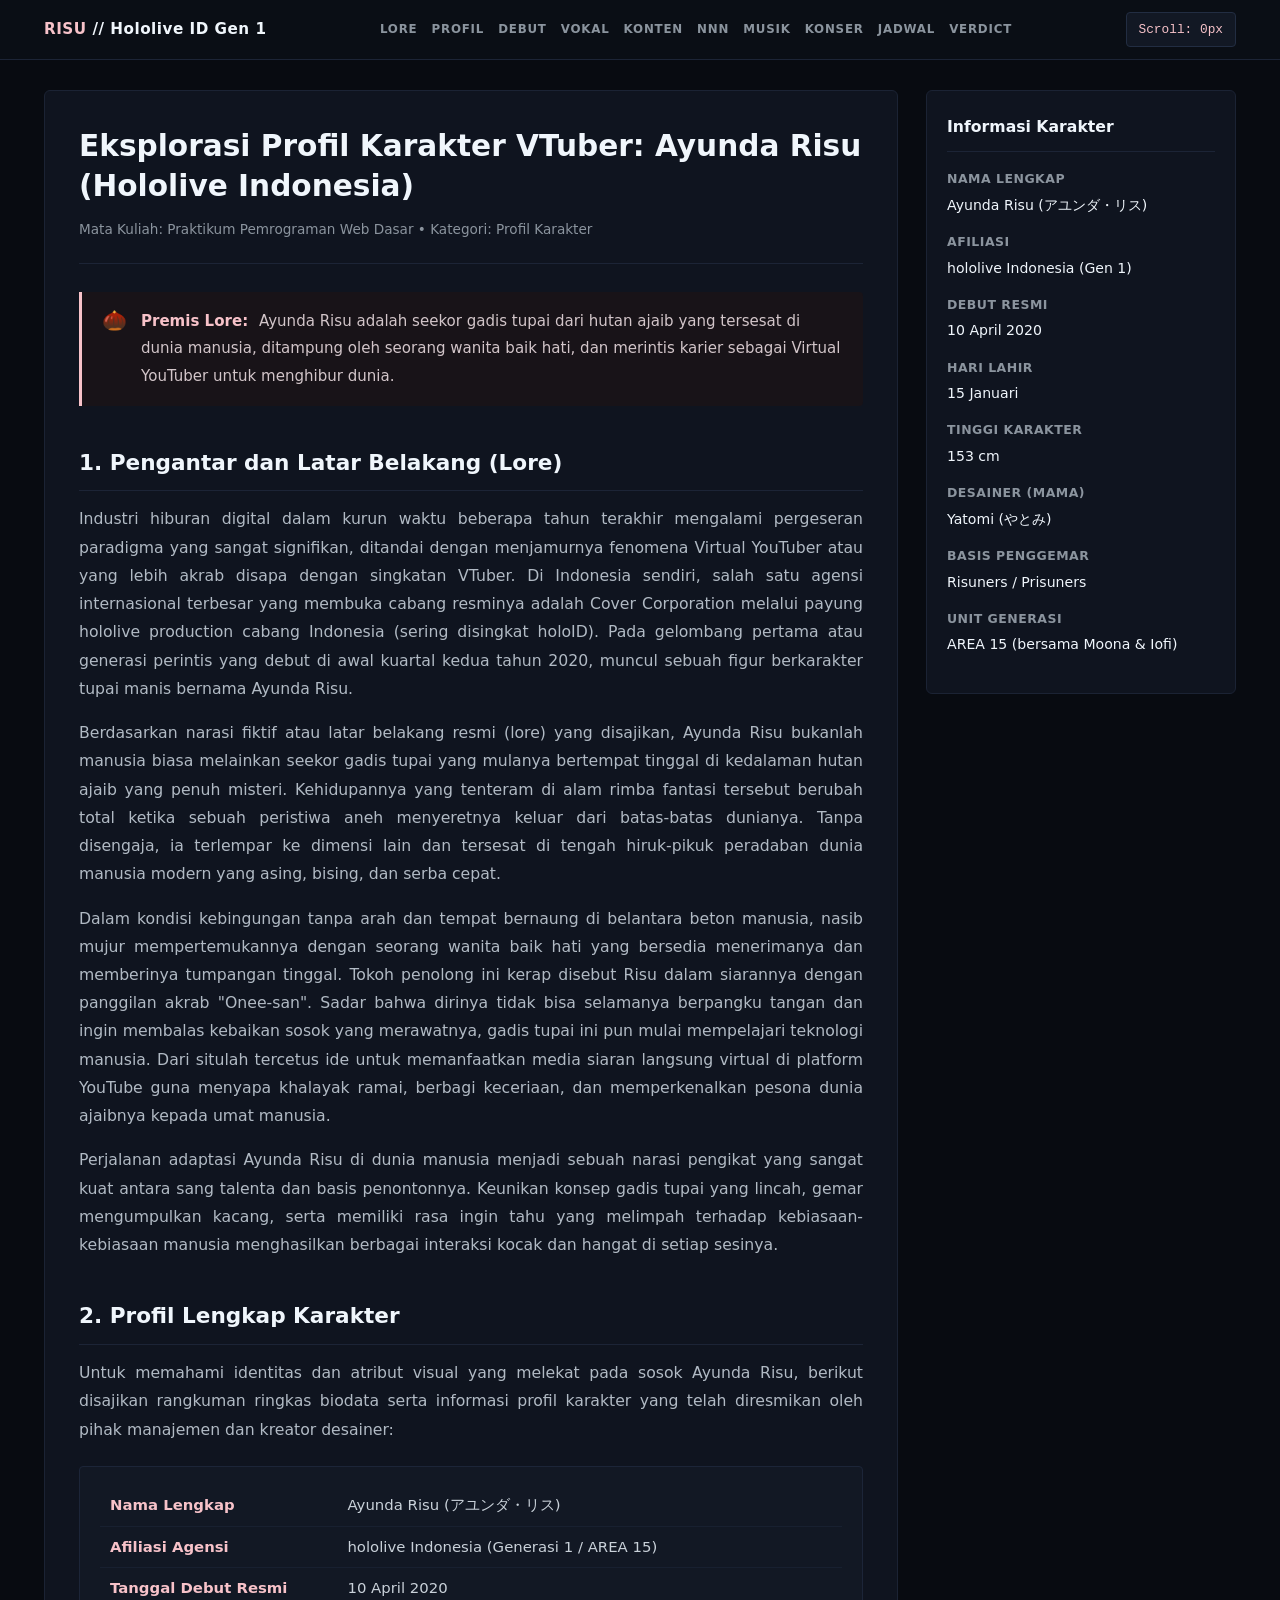
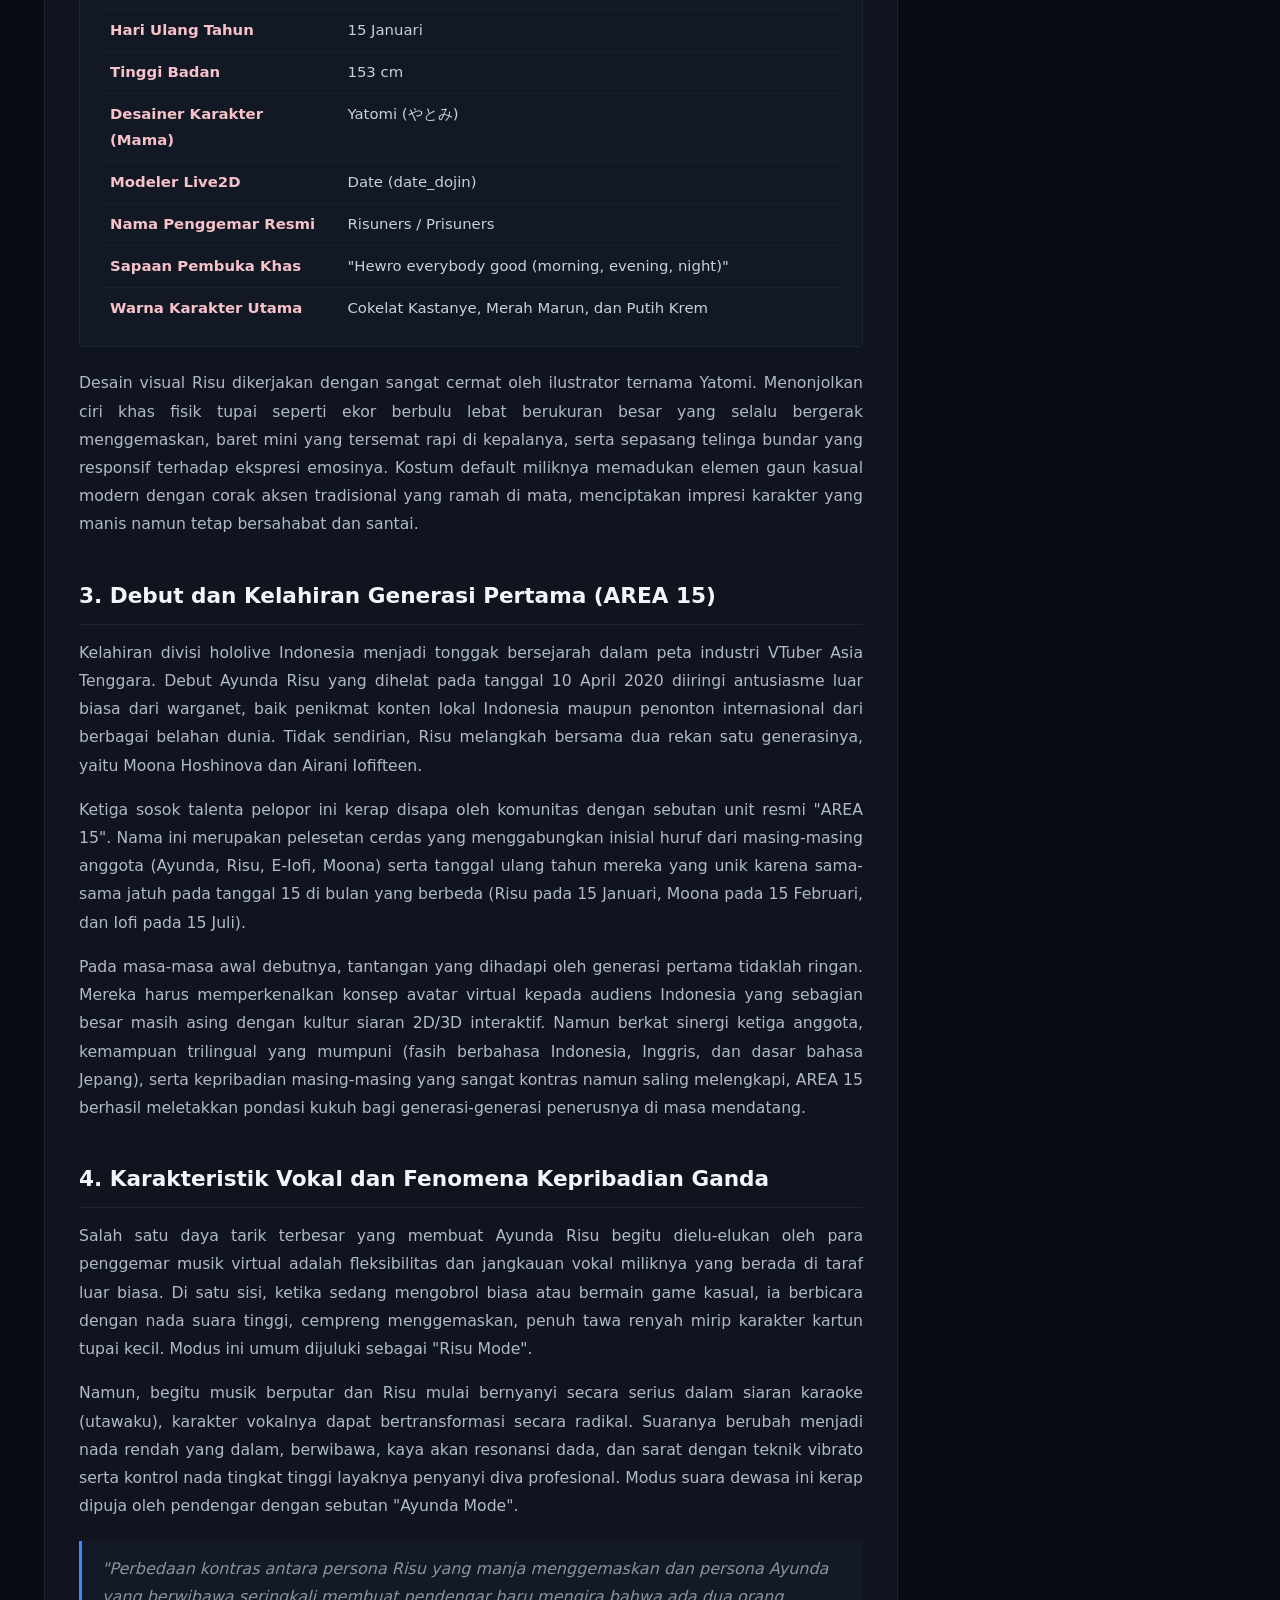
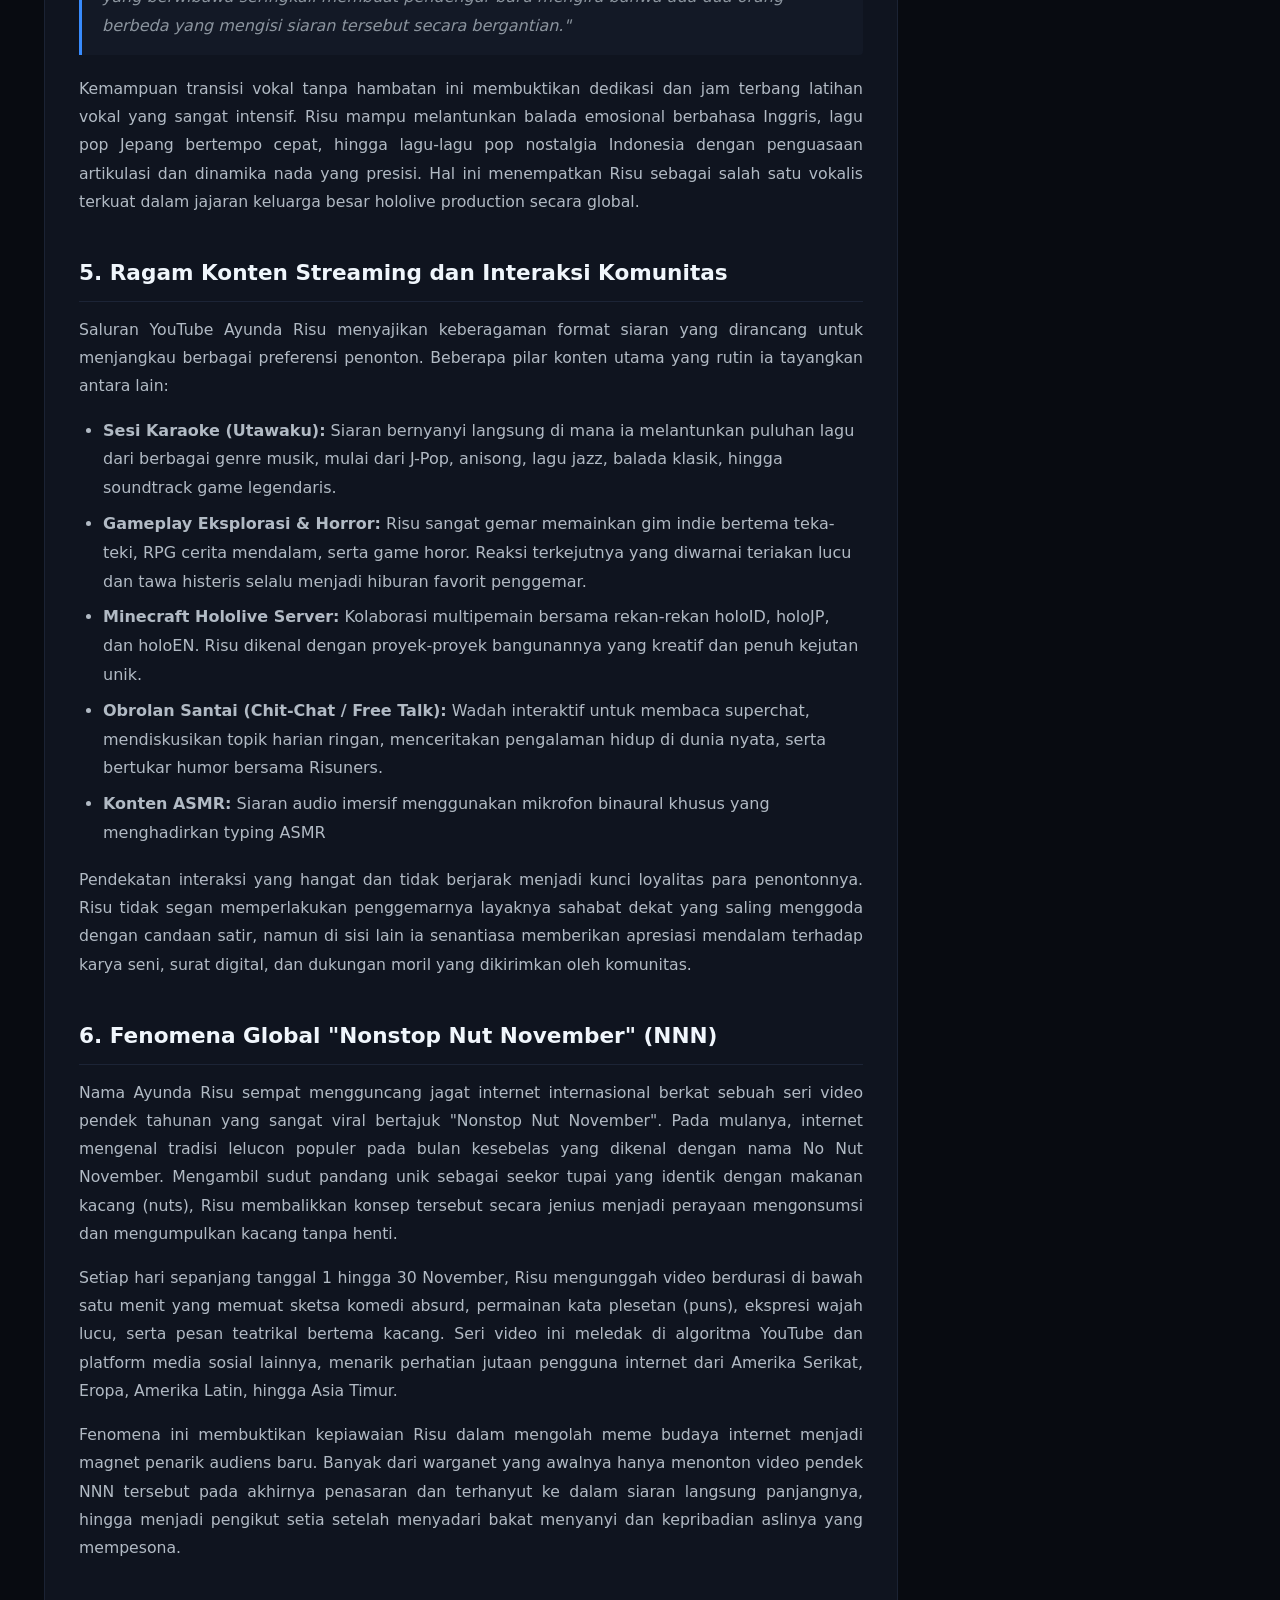
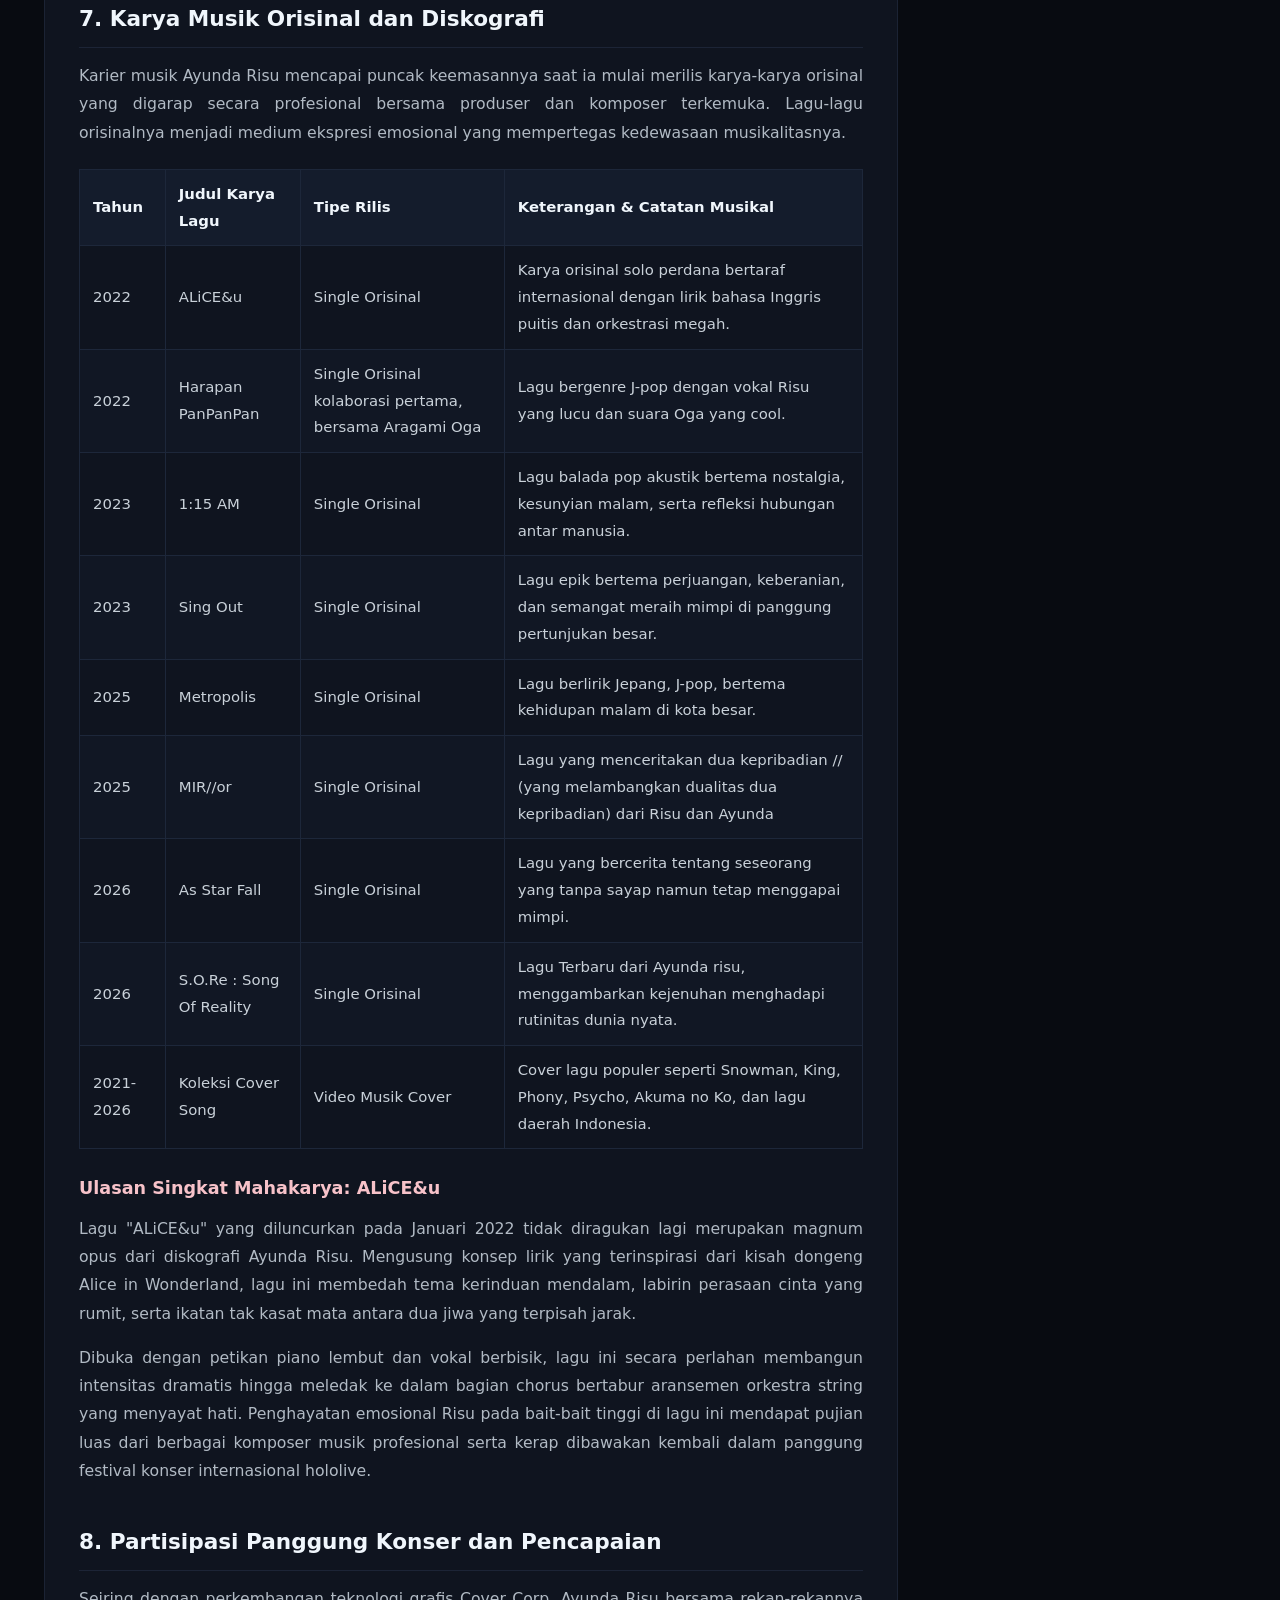
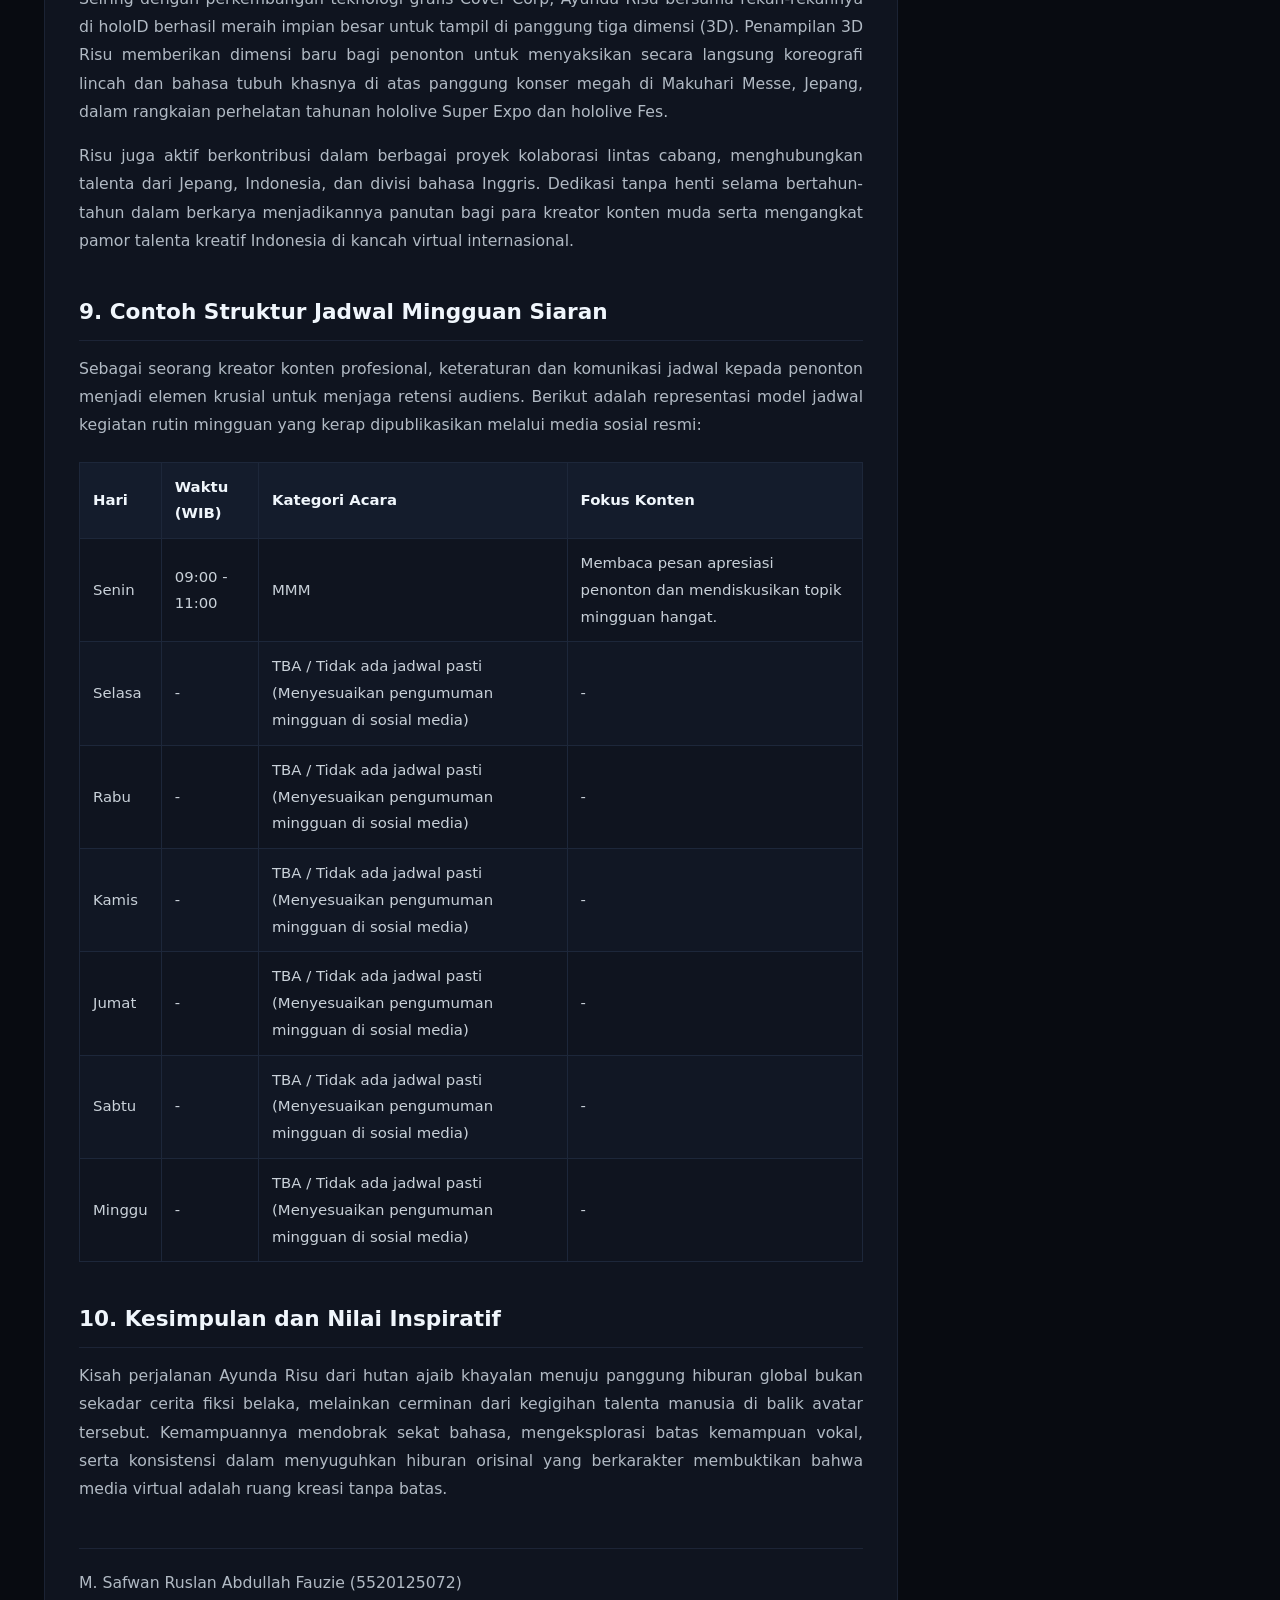
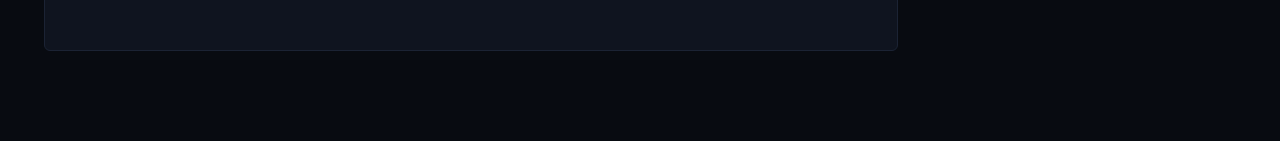
<file: index.html>
<!DOCTYPE html>
<html lang="id">

<head>
    <meta charset="UTF-8">
    <meta name="viewport" content="width=device-width, initial-scale=1.0">
    <title>Tugas Praktikum Web Dasar - Profil Ayunda Risu</title>
    <link rel="stylesheet" href="style.css">
</head>

<body>

    <nav class="navbar">
        <div class="navbar-container">
            <div class="nav-brand"><span>RISU</span> &sol;&sol; Hololive ID Gen 1</div>
            <div class="nav-links">
                <a href="#pengantar">Lore</a>
                <a href="#profil">Profil</a>
                <a href="#debut">Debut</a>
                <a href="#vokal">Vokal</a>
                <a href="#konten">Konten</a>
                <a href="#nnn">NNN</a>
                <a href="#musik">Musik</a>
                <a href="#konser">Konser</a>
                <a href="#jadwal">Jadwal</a>
                <a href="#kesimpulan">Verdict</a>
            </div>
            <div class="scroll-badge" id="pixelCounter">Scroll: 0px</div>
        </div>
    </nav>

    <div class="page-wrapper">
        <main class="main-article">
            <header>
                <h1>Eksplorasi Profil Karakter VTuber: Ayunda Risu (Hololive Indonesia)</h1>
                <div class="meta-info">
                    Mata Kuliah: Praktikum Pemrograman Web Dasar &bull; Kategori: Profil Karakter
                </div>
            </header>

            <div class="callout-box">
                <span class="callout-icon">&#127792;</span>
                <div class="callout-content">
                    <span class="callout-title">Premis Lore:</span>
                    Ayunda Risu adalah seekor gadis tupai dari hutan ajaib yang tersesat di dunia manusia, ditampung
                    oleh seorang wanita baik hati, dan merintis karier sebagai Virtual YouTuber untuk menghibur dunia.
                </div>
            </div>

            <section id="pengantar">
                <h2>1. Pengantar dan Latar Belakang (Lore)</h2>
                <p>
                    Industri hiburan digital dalam kurun waktu beberapa tahun terakhir mengalami pergeseran paradigma
                    yang sangat signifikan, ditandai dengan menjamurnya fenomena Virtual YouTuber atau yang lebih akrab
                    disapa dengan singkatan VTuber. Di Indonesia sendiri, salah satu agensi internasional terbesar yang
                    membuka cabang resminya adalah Cover Corporation melalui payung hololive production cabang Indonesia
                    (sering disingkat holoID). Pada gelombang pertama atau generasi perintis yang debut di awal kuartal
                    kedua tahun 2020, muncul sebuah figur berkarakter tupai manis bernama Ayunda Risu.
                </p>
                <p>
                    Berdasarkan narasi fiktif atau latar belakang resmi (lore) yang disajikan, Ayunda Risu bukanlah
                    manusia biasa melainkan seekor gadis tupai yang mulanya bertempat tinggal di kedalaman hutan ajaib
                    yang penuh misteri. Kehidupannya yang tenteram di alam rimba fantasi tersebut berubah total ketika
                    sebuah peristiwa aneh menyeretnya keluar dari batas-batas dunianya. Tanpa disengaja, ia terlempar ke
                    dimensi lain dan tersesat di tengah hiruk-pikuk peradaban dunia manusia modern yang asing, bising,
                    dan serba cepat.
                </p>
                <p>
                    Dalam kondisi kebingungan tanpa arah dan tempat bernaung di belantara beton manusia, nasib mujur
                    mempertemukannya dengan seorang wanita baik hati yang bersedia menerimanya dan memberinya tumpangan
                    tinggal. Tokoh penolong ini kerap disebut Risu dalam siarannya dengan panggilan akrab "Onee-san".
                    Sadar bahwa dirinya tidak bisa selamanya berpangku tangan dan ingin membalas kebaikan sosok yang
                    merawatnya, gadis tupai ini pun mulai mempelajari teknologi manusia. Dari situlah tercetus ide untuk
                    memanfaatkan media siaran langsung virtual di platform YouTube guna menyapa khalayak ramai, berbagi
                    keceriaan, dan memperkenalkan pesona dunia ajaibnya kepada umat manusia.
                </p>
                <p>
                    Perjalanan adaptasi Ayunda Risu di dunia manusia menjadi sebuah narasi pengikat yang sangat kuat
                    antara sang talenta dan basis penontonnya. Keunikan konsep gadis tupai yang lincah, gemar
                    mengumpulkan kacang, serta memiliki rasa ingin tahu yang melimpah terhadap kebiasaan-kebiasaan
                    manusia menghasilkan berbagai interaksi kocak dan hangat di setiap sesinya.
                </p>
            </section>

            <section id="profil">
                <h2>2. Profil Lengkap Karakter</h2>
                <p>
                    Untuk memahami identitas dan atribut visual yang melekat pada sosok Ayunda Risu, berikut disajikan
                    rangkuman ringkas biodata serta informasi profil karakter yang telah diresmikan oleh pihak manajemen
                    dan kreator desainer:
                </p>

                <div class="profile-table-container">
                    <table>
                        <tr>
                            <td>Nama Lengkap</td>
                            <td>Ayunda Risu (アユンダ・リス)</td>
                        </tr>
                        <tr>
                            <td>Afiliasi Agensi</td>
                            <td>hololive Indonesia (Generasi 1 / AREA 15)</td>
                        </tr>
                        <tr>
                            <td>Tanggal Debut Resmi</td>
                            <td>10 April 2020</td>
                        </tr>
                        <tr>
                            <td>Hari Ulang Tahun</td>
                            <td>15 Januari</td>
                        </tr>
                        <tr>
                            <td>Tinggi Badan</td>
                            <td>153 cm</td>
                        </tr>
                        <tr>
                            <td>Desainer Karakter (Mama)</td>
                            <td>Yatomi (やとみ)</td>
                        </tr>
                        <tr>
                            <td>Modeler Live2D</td>
                            <td>Date (date_dojin)</td>
                        </tr>
                        <tr>
                            <td>Nama Penggemar Resmi</td>
                            <td>Risuners / Prisuners</td>
                        </tr>
                        <tr>
                            <td>Sapaan Pembuka Khas</td>
                            <td>"Hewro everybody good (morning, evening, night)"</td>
                        </tr>
                        <tr>
                            <td>Warna Karakter Utama</td>
                            <td>Cokelat Kastanye, Merah Marun, dan Putih Krem</td>
                        </tr>
                    </table>
                </div>

                <p>
                    Desain visual Risu dikerjakan dengan sangat cermat oleh ilustrator ternama Yatomi. Menonjolkan ciri
                    khas fisik tupai seperti ekor berbulu lebat berukuran besar yang selalu bergerak menggemaskan, baret
                    mini yang tersemat rapi di kepalanya, serta sepasang telinga bundar yang responsif terhadap ekspresi
                    emosinya. Kostum default miliknya memadukan elemen gaun kasual modern dengan corak aksen tradisional
                    yang ramah di mata, menciptakan impresi karakter yang manis namun tetap bersahabat dan santai.
                </p>
            </section>

            <section id="debut">
                <h2>3. Debut dan Kelahiran Generasi Pertama (AREA 15)</h2>
                <p>
                    Kelahiran divisi hololive Indonesia menjadi tonggak bersejarah dalam peta industri VTuber Asia
                    Tenggara. Debut Ayunda Risu yang dihelat pada tanggal 10 April 2020 diiringi antusiasme luar biasa
                    dari warganet, baik penikmat konten lokal Indonesia maupun penonton internasional dari berbagai
                    belahan dunia. Tidak sendirian, Risu melangkah bersama dua rekan satu generasinya, yaitu Moona
                    Hoshinova dan Airani Iofifteen.
                </p>
                <p>
                    Ketiga sosok talenta pelopor ini kerap disapa oleh komunitas dengan sebutan unit resmi "AREA 15".
                    Nama ini merupakan pelesetan cerdas yang menggabungkan inisial huruf dari masing-masing anggota
                    (Ayunda, Risu, E-Iofi, Moona) serta tanggal ulang tahun mereka yang unik karena sama-sama jatuh pada
                    tanggal 15 di bulan yang berbeda (Risu pada 15 Januari, Moona pada 15 Februari, dan Iofi pada 15
                    Juli).
                </p>
                <p>
                    Pada masa-masa awal debutnya, tantangan yang dihadapi oleh generasi pertama tidaklah ringan. Mereka
                    harus memperkenalkan konsep avatar virtual kepada audiens Indonesia yang sebagian besar masih asing
                    dengan kultur siaran 2D/3D interaktif. Namun berkat sinergi ketiga anggota, kemampuan trilingual
                    yang mumpuni (fasih berbahasa Indonesia, Inggris, dan dasar bahasa Jepang), serta kepribadian
                    masing-masing yang sangat kontras namun saling melengkapi, AREA 15 berhasil meletakkan pondasi kukuh
                    bagi generasi-generasi penerusnya di masa mendatang.
                </p>
            </section>

            <section id="vokal">
                <h2>4. Karakteristik Vokal dan Fenomena Kepribadian Ganda</h2>
                <p>
                    Salah satu daya tarik terbesar yang membuat Ayunda Risu begitu dielu-elukan oleh para penggemar
                    musik virtual adalah fleksibilitas dan jangkauan vokal miliknya yang berada di taraf luar biasa. Di
                    satu sisi, ketika sedang mengobrol biasa atau bermain game kasual, ia berbicara dengan nada suara
                    tinggi, cempreng menggemaskan, penuh tawa renyah mirip karakter kartun tupai kecil. Modus ini umum
                    dijuluki sebagai "Risu Mode".
                </p>
                <p>
                    Namun, begitu musik berputar dan Risu mulai bernyanyi secara serius dalam siaran karaoke (utawaku),
                    karakter vokalnya dapat bertransformasi secara radikal. Suaranya berubah menjadi nada rendah yang
                    dalam, berwibawa, kaya akan resonansi dada, dan sarat dengan teknik vibrato serta kontrol nada
                    tingkat tinggi layaknya penyanyi diva profesional. Modus suara dewasa ini kerap dipuja oleh
                    pendengar dengan sebutan "Ayunda Mode".
                </p>
                <blockquote>
                    "Perbedaan kontras antara persona Risu yang manja menggemaskan dan persona Ayunda yang berwibawa
                    seringkali membuat pendengar baru mengira bahwa ada dua orang berbeda yang mengisi siaran tersebut
                    secara bergantian."
                </blockquote>
                <p>
                    Kemampuan transisi vokal tanpa hambatan ini membuktikan dedikasi dan jam terbang latihan vokal yang
                    sangat intensif. Risu mampu melantunkan balada emosional berbahasa Inggris, lagu pop Jepang bertempo
                    cepat, hingga lagu-lagu pop nostalgia Indonesia dengan penguasaan artikulasi dan dinamika nada yang
                    presisi. Hal ini menempatkan Risu sebagai salah satu vokalis terkuat dalam jajaran keluarga besar
                    hololive production secara global.
                </p>
            </section>

            <section id="konten">
                <h2>5. Ragam Konten Streaming dan Interaksi Komunitas</h2>
                <p>
                    Saluran YouTube Ayunda Risu menyajikan keberagaman format siaran yang dirancang untuk menjangkau
                    berbagai preferensi penonton. Beberapa pilar konten utama yang rutin ia tayangkan antara lain:
                </p>
                <ul>
                    <li><strong>Sesi Karaoke (Utawaku):</strong> Siaran bernyanyi langsung di mana ia melantunkan
                        puluhan lagu dari berbagai genre musik, mulai dari J-Pop, anisong, lagu jazz, balada klasik,
                        hingga soundtrack game legendaris.</li>
                    <li><strong>Gameplay Eksplorasi & Horror:</strong> Risu sangat gemar memainkan gim indie bertema
                        teka-teki, RPG cerita mendalam, serta game horor. Reaksi terkejutnya yang diwarnai teriakan lucu
                        dan tawa histeris selalu menjadi hiburan favorit penggemar.</li>
                    <li><strong>Minecraft Hololive Server:</strong> Kolaborasi multipemain bersama rekan-rekan holoID,
                        holoJP, dan holoEN. Risu dikenal dengan proyek-proyek bangunannya yang kreatif dan penuh kejutan
                        unik.</li>
                    <li><strong>Obrolan Santai (Chit-Chat / Free Talk):</strong> Wadah interaktif untuk membaca
                        superchat, mendiskusikan topik harian ringan, menceritakan pengalaman hidup di dunia nyata,
                        serta bertukar humor bersama Risuners.</li>
                    <li><strong>Konten ASMR:</strong> Siaran audio imersif menggunakan mikrofon binaural khusus yang
                        menghadirkan typing ASMR</li>
                </ul>
                <p>
                    Pendekatan interaksi yang hangat dan tidak berjarak menjadi kunci loyalitas para penontonnya. Risu
                    tidak segan memperlakukan penggemarnya layaknya sahabat dekat yang saling menggoda dengan candaan
                    satir, namun di sisi lain ia senantiasa memberikan apresiasi mendalam terhadap karya seni, surat
                    digital, dan dukungan moril yang dikirimkan oleh komunitas.
                </p>
            </section>

            <section id="nnn">
                <h2>6. Fenomena Global "Nonstop Nut November" (NNN)</h2>
                <p>
                    Nama Ayunda Risu sempat mengguncang jagat internet internasional berkat sebuah seri video pendek
                    tahunan yang sangat viral bertajuk "Nonstop Nut November". Pada mulanya, internet mengenal tradisi
                    lelucon populer pada bulan kesebelas yang dikenal dengan nama No Nut November. Mengambil sudut
                    pandang unik sebagai seekor tupai yang identik dengan makanan kacang (nuts), Risu membalikkan konsep
                    tersebut secara jenius menjadi perayaan mengonsumsi dan mengumpulkan kacang tanpa henti.
                </p>
                <p>
                    Setiap hari sepanjang tanggal 1 hingga 30 November, Risu mengunggah video berdurasi di bawah satu
                    menit yang memuat sketsa komedi absurd, permainan kata plesetan (puns), ekspresi wajah lucu, serta
                    pesan teatrikal bertema kacang. Seri video ini meledak di algoritma YouTube dan platform media
                    sosial lainnya, menarik perhatian jutaan pengguna internet dari Amerika Serikat, Eropa, Amerika
                    Latin, hingga Asia Timur.
                </p>
                <p>
                    Fenomena ini membuktikan kepiawaian Risu dalam mengolah meme budaya internet menjadi magnet penarik
                    audiens baru. Banyak dari warganet yang awalnya hanya menonton video pendek NNN tersebut pada
                    akhirnya penasaran dan terhanyut ke dalam siaran langsung panjangnya, hingga menjadi pengikut setia
                    setelah menyadari bakat menyanyi dan kepribadian aslinya yang mempesona.
                </p>
            </section>

            <section id="musik">
                <h2>7. Karya Musik Orisinal dan Diskografi</h2>
                <p>
                    Karier musik Ayunda Risu mencapai puncak keemasannya saat ia mulai merilis karya-karya orisinal yang
                    digarap secara profesional bersama produser dan komposer terkemuka. Lagu-lagu orisinalnya menjadi
                    medium ekspresi emosional yang mempertegas kedewasaan musikalitasnya.
                </p>

                <table class="content-table">
                    <thead>
                        <tr>
                            <th>Tahun</th>
                            <th>Judul Karya Lagu</th>
                            <th>Tipe Rilis</th>
                            <th>Keterangan & Catatan Musikal</th>
                        </tr>
                    </thead>
                    <tbody>
                        <tr>
                            <td>2022</td>
                            <td>ALiCE&u</td>
                            <td>Single Orisinal</td>
                            <td>Karya orisinal solo perdana bertaraf internasional dengan lirik bahasa Inggris puitis
                                dan orkestrasi megah.</td>
                        </tr>
                        <tr>
                            <td>2022</td>
                            <td>Harapan PanPanPan</td>
                            <td>Single Orisinal kolaborasi pertama, bersama Aragami Oga</td>
                            <td>Lagu bergenre J-pop dengan vokal Risu yang lucu dan suara Oga yang cool.</td>
                        </tr>
                        <tr>
                            <td>2023</td>
                            <td>1:15 AM</td>
                            <td>Single Orisinal</td>
                            <td>Lagu balada pop akustik bertema nostalgia, kesunyian malam, serta refleksi hubungan
                                antar manusia.</td>
                        </tr>
                        <tr>
                            <td>2023</td>
                            <td>Sing Out</td>
                            <td>Single Orisinal</td>
                            <td>Lagu epik bertema perjuangan, keberanian, dan semangat meraih mimpi di panggung
                                pertunjukan besar.</td>
                        </tr>
                        <tr>
                            <td>2025</td>
                            <td>Metropolis</td>
                            <td>Single Orisinal</td>
                            <td>Lagu berlirik Jepang, J-pop, bertema kehidupan malam di kota besar.</td>
                        </tr>
                        <tr>
                            <td>2025</td>
                            <td>MIR//or</td>
                            <td>Single Orisinal</td>
                            <td>Lagu yang menceritakan dua kepribadian // (yang melambangkan dualitas dua kepribadian)
                                dari Risu dan Ayunda</td>
                        </tr>
                        <tr>
                            <td>2026</td>
                            <td>As Star Fall</td>
                            <td>Single Orisinal</td>
                            <td>Lagu yang bercerita tentang seseorang yang tanpa sayap namun tetap menggapai mimpi.</td>
                        </tr>
                        <tr>
                            <td>2026</td>
                            <td>S.O.Re : Song Of Reality</td>
                            <td>Single Orisinal</td>
                            <td>Lagu Terbaru dari Ayunda risu, menggambarkan kejenuhan menghadapi rutinitas dunia nyata.
                            </td>
                        </tr>
                        <tr>
                            <td>2021-2026</td>
                            <td>Koleksi Cover Song</td>
                            <td>Video Musik Cover</td>
                            <td>Cover lagu populer seperti Snowman, King, Phony, Psycho, Akuma no Ko, dan lagu daerah
                                Indonesia.</td>
                        </tr>
                    </tbody>
                </table>

                <h3>Ulasan Singkat Mahakarya: ALiCE&u</h3>
                <p>
                    Lagu "ALiCE&u" yang diluncurkan pada Januari 2022 tidak diragukan lagi merupakan magnum opus dari
                    diskografi Ayunda Risu. Mengusung konsep lirik yang terinspirasi dari kisah dongeng Alice in
                    Wonderland, lagu ini membedah tema kerinduan mendalam, labirin perasaan cinta yang rumit, serta
                    ikatan tak kasat mata antara dua jiwa yang terpisah jarak.
                </p>
                <p>
                    Dibuka dengan petikan piano lembut dan vokal berbisik, lagu ini secara perlahan membangun intensitas
                    dramatis hingga meledak ke dalam bagian chorus bertabur aransemen orkestra string yang menyayat
                    hati. Penghayatan emosional Risu pada bait-bait tinggi di lagu ini mendapat pujian luas dari
                    berbagai komposer musik profesional serta kerap dibawakan kembali dalam panggung festival konser
                    internasional hololive.
                </p>
            </section>

            <section id="konser">
                <h2>8. Partisipasi Panggung Konser dan Pencapaian</h2>
                <p>
                    Seiring dengan perkembangan teknologi grafis Cover Corp, Ayunda Risu bersama rekan-rekannya di
                    holoID berhasil meraih impian besar untuk tampil di panggung tiga dimensi (3D). Penampilan 3D Risu
                    memberikan dimensi baru bagi penonton untuk menyaksikan secara langsung koreografi lincah dan bahasa
                    tubuh khasnya di atas panggung konser megah di Makuhari Messe, Jepang, dalam rangkaian perhelatan
                    tahunan hololive Super Expo dan hololive Fes.
                </p>
                <p>
                    Risu juga aktif berkontribusi dalam berbagai proyek kolaborasi lintas cabang, menghubungkan talenta
                    dari Jepang, Indonesia, dan divisi bahasa Inggris. Dedikasi tanpa henti selama bertahun-tahun dalam
                    berkarya menjadikannya panutan bagi para kreator konten muda serta mengangkat pamor talenta kreatif
                    Indonesia di kancah virtual internasional.
                </p>
            </section>

            <section id="jadwal">
                <h2>9. Contoh Struktur Jadwal Mingguan Siaran</h2>
                <p>
                    Sebagai seorang kreator konten profesional, keteraturan dan komunikasi jadwal kepada penonton
                    menjadi elemen krusial untuk menjaga retensi audiens. Berikut adalah representasi model jadwal
                    kegiatan rutin mingguan yang kerap dipublikasikan melalui media sosial resmi:
                </p>

                <table class="content-table">
                    <thead>
                        <tr>
                            <th>Hari</th>
                            <th>Waktu (WIB)</th>
                            <th>Kategori Acara</th>
                            <th>Fokus Konten</th>
                        </tr>
                    </thead>
                    <tbody>
                        <tr>
                            <td>Senin</td>
                            <td>09:00 - 11:00</td>
                            <td>MMM</td>
                            <td>Membaca pesan apresiasi penonton dan mendiskusikan topik mingguan hangat.</td>
                        </tr>
                        <tr>
                            <td>Selasa</td>
                            <td>-</td>
                            <td>TBA / Tidak ada jadwal pasti (Menyesuaikan pengumuman mingguan di sosial media)</td>
                            <td>-</td>
                        </tr>
                        <tr>
                            <td>Rabu</td>
                            <td>-</td>
                            <td>TBA / Tidak ada jadwal pasti (Menyesuaikan pengumuman mingguan di sosial media)</td>
                            <td>-</td>
                        </tr>
                        <tr>
                            <td>Kamis</td>
                            <td>-</td>
                            <td>TBA / Tidak ada jadwal pasti (Menyesuaikan pengumuman mingguan di sosial media)</td>
                            <td>-</td>
                        </tr>
                        <tr>
                            <td>Jumat</td>
                            <td>-</td>
                            <td>TBA / Tidak ada jadwal pasti (Menyesuaikan pengumuman mingguan di sosial media)</td>
                            <td>-</td>
                        </tr>
                        <tr>
                            <td>Sabtu</td>
                            <td>-</td>
                            <td>TBA / Tidak ada jadwal pasti (Menyesuaikan pengumuman mingguan di sosial media)</td>
                            <td>-</td>
                        </tr>
                        <tr>
                            <td>Minggu</td>
                            <td>-</td>
                            <td>TBA / Tidak ada jadwal pasti (Menyesuaikan pengumuman mingguan di sosial media)</td>
                            <td>-</td>
                        </tr>
                    </tbody>
                </table>
            </section>

            <section id="kesimpulan">
                <h2>10. Kesimpulan dan Nilai Inspiratif</h2>
                <p>
                    Kisah perjalanan Ayunda Risu dari hutan ajaib khayalan menuju panggung hiburan global bukan sekadar
                    cerita fiksi belaka, melainkan cerminan dari kegigihan talenta manusia di balik avatar tersebut.
                    Kemampuannya mendobrak sekat bahasa, mengeksplorasi batas kemampuan vokal, serta konsistensi dalam
                    menyuguhkan hiburan orisinal yang berkarakter membuktikan bahwa media virtual adalah ruang kreasi
                    tanpa batas.
                </p>
            </section>

            <footer>
                <p>M. Safwan Ruslan Abdullah Fauzie (5520125072)</p>
            </footer>
        </main>

        <aside class="sidebar-card">
            <div class="sidebar-title">Informasi Karakter</div>
            <div class="sidebar-item">
                <div class="sidebar-label">Nama Lengkap</div>
                <div class="sidebar-value">Ayunda Risu (アユンダ・リス)</div>
            </div>
            <div class="sidebar-item">
                <div class="sidebar-label">Afiliasi</div>
                <div class="sidebar-value">hololive Indonesia (Gen 1)</div>
            </div>
            <div class="sidebar-item">
                <div class="sidebar-label">Debut Resmi</div>
                <div class="sidebar-value">10 April 2020</div>
            </div>
            <div class="sidebar-item">
                <div class="sidebar-label">Hari Lahir</div>
                <div class="sidebar-value">15 Januari</div>
            </div>
            <div class="sidebar-item">
                <div class="sidebar-label">Tinggi Karakter</div>
                <div class="sidebar-value">153 cm</div>
            </div>
            <div class="sidebar-item">
                <div class="sidebar-label">Desainer (Mama)</div>
                <div class="sidebar-value">Yatomi (やとみ)</div>
            </div>
            <div class="sidebar-item">
                <div class="sidebar-label">Basis Penggemar</div>
                <div class="sidebar-value">Risuners / Prisuners</div>
            </div>
            <div class="sidebar-item">
                <div class="sidebar-label">Unit Generasi</div>
                <div class="sidebar-value">AREA 15 (bersama Moona &amp; Iofi)</div>
            </div>
        </aside>
    </div>

    <button id="btnBackToTop" title="Kembali ke atas">
        <span class="btn-arrow">&#8593;</span>
        <span class="btn-text">TOP</span>
    </button>

    <script src="script.js"></script>
</body>

</html>
</file>
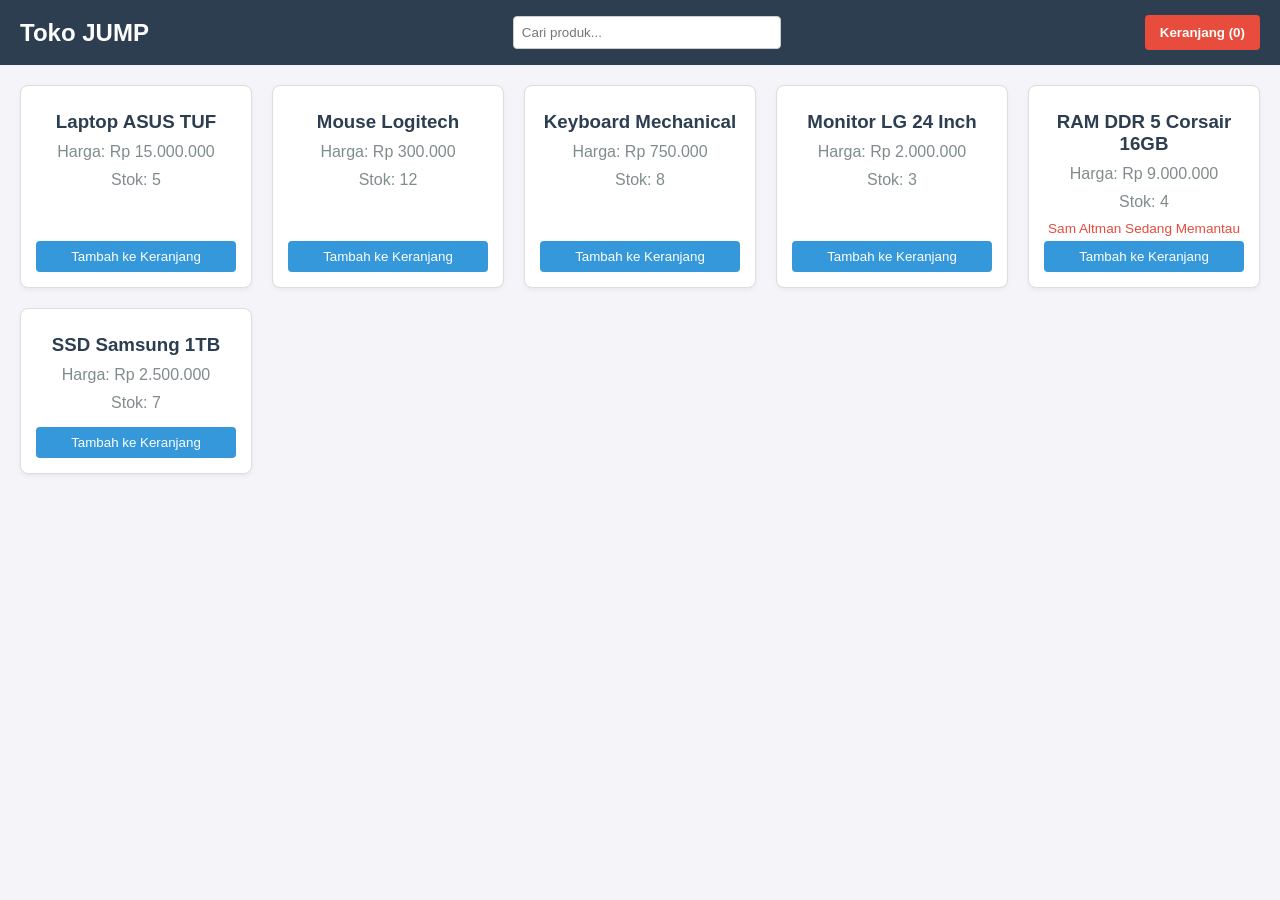
<file: Praktikum-P5/index.html>
<!DOCTYPE html>
<html lang="id">

<head>
    <meta charset="UTF-8">
    <meta name="viewport" content="width=device-width, initial-scale=1.0">
    <title>Toko Online</title>
    <link rel="stylesheet" href="style.css">
    <script src="https://code.jquery.com/jquery-3.6.0.min.js"></script>
</head>

<body>

    <header id="header-utama">
        <h1>Toko JUMP</h1>
        <input type="text" id="input-cari" class="search-bar" placeholder="Cari produk...">
        <button id="btn-toggle-keranjang" class="btn-keranjang-toggle">Keranjang (<span
                id="jml-item">0</span>)</button>
    </header>

    <div id="halaman-utama" class="container">
        <div id="daftar-produk" class="produk-container"></div>

        <div id="panel-keranjang">
            <h2>Keranjang Belanja</h2>
            <ul id="list-item-keranjang" class="list-keranjang"></ul>
            <div class="keranjang-footer">
                <p><span>Total Harga:</span> <span id="total-harga">Rp 0</span></p>
                <button id="btn-kosongkan" class="btn-aksi btn-kosongkan">Kosongkan Keranjang</button>
                <button id="btn-checkout" class="btn-aksi btn-checkout">Checkout</button>
            </div>
        </div>
    </div>

    <div id="ringkasan-checkout">
        <h2 style="color: #2ecc71;">Checkout Berhasil!</h2>
        <p>Hatur Thank You, <strong id="nama-pembeli"></strong>.</p>
        <p>Pesanan Anda telah diproses dengan total pembayaran <strong id="total-checkout"></strong>.</p>
        <button onclick="location.reload()" style="margin-top: 20px; padding: 10px 20px; cursor: pointer;">Kembali ke
            Toko</button>
    </div>

    <script src="script.js"></script>
</body>

</html>
</file>
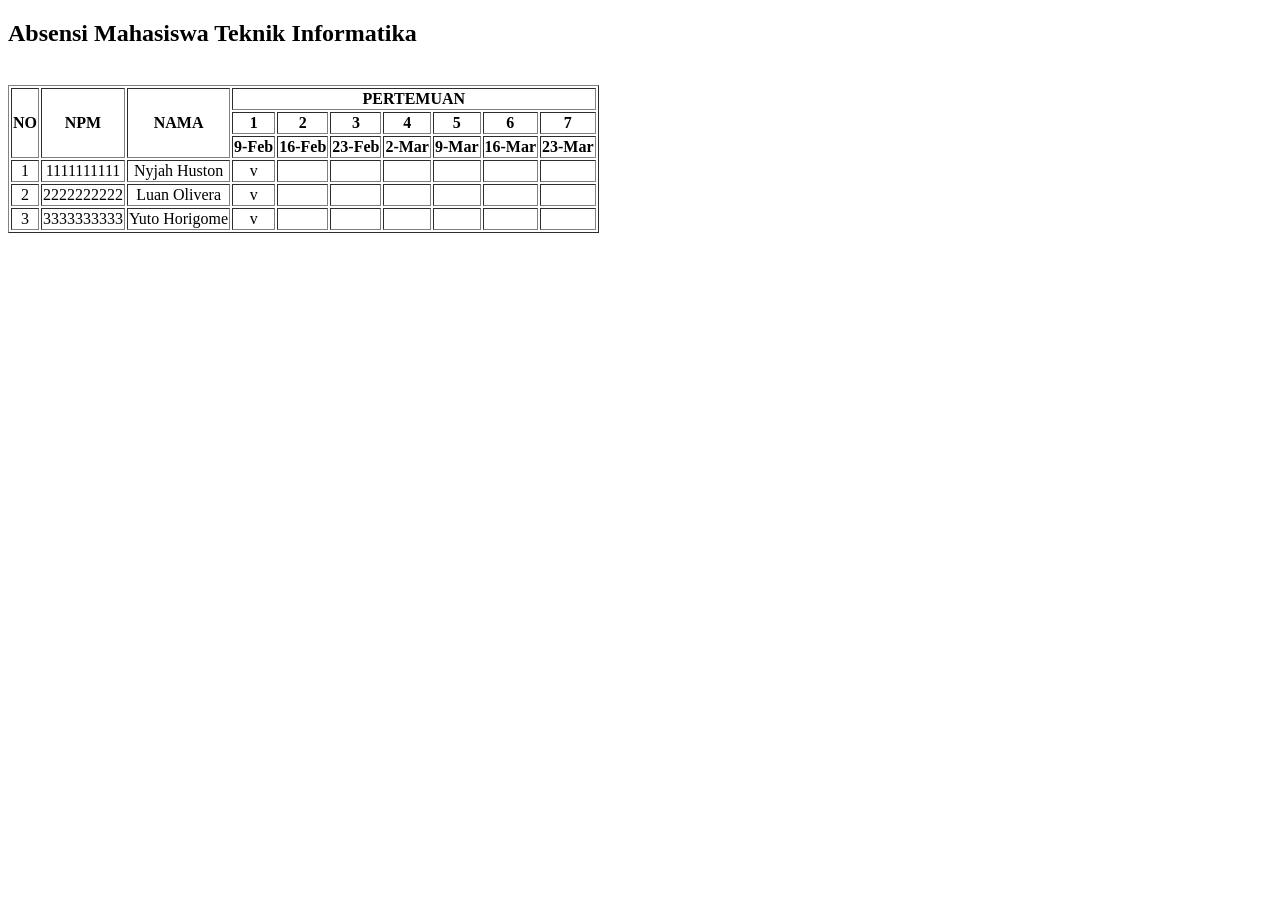
<file: Praktikum-P2/no1.html>
<!DOCTYPE html>
<html lang="en">
<head>
    <meta charset="UTF-8">
    <meta name="viewport" content="width=device-width, initial-scale=1.0">
    <title>Nomor 1</title>
</head>
<body>
    <h2><strong>Absensi Mahasiswa Teknik Informatika</strong></h2>
    <br>

    <table border="1">
        <tr>
            <th rowspan="3">NO</th>
            <th rowspan="3">NPM</th>
            <th rowspan="3">NAMA</th>
            <th colspan="7">PERTEMUAN</th>
        </tr>
        <tr>
            <th>1</th>
            <th>2</th>
            <th>3</th>
            <th>4</th>
            <th>5</th>
            <th>6</th>
            <th>7</th>
        </tr>
        <tr>
            <th>9-Feb</th>
            <th>16-Feb</th>
            <th>23-Feb</th>
            <th>2-Mar</th>
            <th>9-Mar</th>
            <th>16-Mar</th>
            <th>23-Mar</th>
        </tr>
        <tr>
            <td align="center">1</td>
            <td align="center">1111111111</td>
            <td align="center">Nyjah Huston</td>
            <td align="center">v</td>
            <td align="center"></td>
            <td align="center"></td>
            <td align="center"></td>
            <td align="center"></td>
            <td align="center"></td>
            <td align="center"></td>
        </tr>
        <tr>
            <td align="center">2</td>
            <td align="center">2222222222</td>
            <td align="center">Luan Olivera</td>
            <td align="center">v</td>
            <td align="center"></td>
            <td align="center"></td>
            <td align="center"></td>
            <td align="center"></td>
            <td align="center"></td>
            <td align="center"></td>
        </tr>
        <tr>
            <td align="center">3</td>
            <td align="center">3333333333</td>
            <td align="center">Yuto Horigome</td>
            <td align="center">v</td>
            <td align="center"></td>
            <td align="center"></td>
            <td align="center"></td>
            <td align="center"></td>
            <td align="center"></td>
            <td align="center"></td>
        </tr>
    </table>
</body>
</html>
</file>
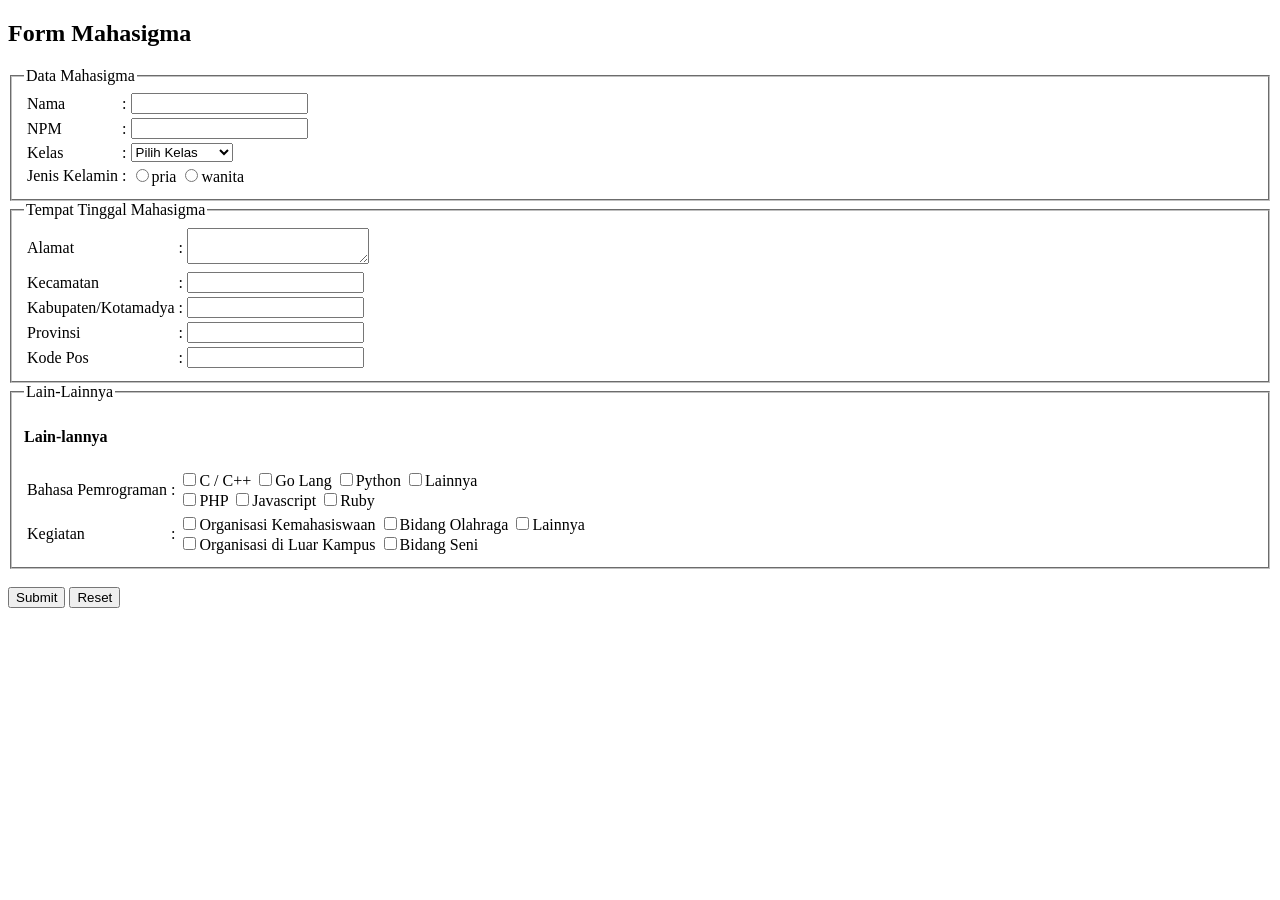
<file: Praktikum-P2/no2.html>
<!DOCTYPE html>
<html lang="en">
<head>
    <meta charset="UTF-8">
    <meta name="viewport" content="width=device-width, initial-scale=1.0">
    <title>quiz</title>
</head>
<body>
    <h2>Form Mahasigma</h2>
    <form method="post">
        <fieldset>
            <legend>Data Mahasigma</legend>
        <table>
            
            <tr>
                <td>Nama</td>
                <td>:</td>
                <td><input type="text"></td>
            </tr>
            <tr>
                <td>NPM</td>
                <td>:</td>
                <td><input type="text"></td>
            </tr>
            <tr>
                <td>Kelas</td>
                <td>:</td>
                <td>
                    <select name="kelas">
                        <option selected disabled>Pilih Kelas</option>
                        <option value="A">A</option>
                        <option value="B">B</option>
                        <option value="C">C</option>
                        <option value="NR">Necromancer</option>
                    </select>
                </td>
            </tr>
            <tr>
                <td>Jenis Kelamin</td>
                <td>:</td>
                <td>
                    <input type="radio" name = "jk" value="pria">pria
                    <input type="radio" name = "jk" value="wanita">wanita
                </td>
            </tr>
        </table>
        </fieldset>

        <fieldset>
            <legend>Tempat Tinggal Mahasigma</legend>
            <table>
                <tr>
                    <td>Alamat</td>
                    <td>:</td>
                    <td><textarea name="alamat"></textarea></td>
                </tr>
                <tr>
                    <td>Kecamatan</td>
                    <td>:</td>
                    <td><input type="text"></td>
                </tr>
                <tr>
                    <td>Kabupaten/Kotamadya</td>
                    <td>:</td>
                    <td><input type="text"></td>
                </tr>
                <tr>
                    <td>Provinsi</td>
                    <td>:</td>
                    <td><input type="text"></td>
                </tr>
                <tr>
                    <td>Kode Pos</td>
                    <td>:</td>
                    <td><input type="text"></td>
                </tr>
            </table>
        </fieldset>
            
        <fieldset>
            <legend>Lain-Lainnya</legend>
            <table>
                <h4>Lain-lannya</h4>
                
                <tr>
                    <td>Bahasa Pemrograman</td>
                    <td>:</td>
                    <td>
                        <input type="checkbox" name="matkul" value="C / C++">C / C++
                        <input type="checkbox" name="matkul" value="Go lang">Go Lang
                        <input type="checkbox" name="matkul" value="Python">Python
                        <input type="checkbox" name="matkul" value="Lainnya">Lainnya <br>
                        <input type="checkbox" name="matkul" value="PHP">PHP
                        <input type="checkbox" name="matkul" value="Javascript">Javascript
                        <input type="checkbox" name="matkul" value="Ruby">Ruby
                    </td>
                </tr>
                <tr>
                    <td>Kegiatan</td>
                    <td>:</td>
                    <td>
                        <input type="checkbox" name="matkul" value="organisasi Kemahasiswaan">Organisasi Kemahasiswaan
                        <input type="checkbox" name="matkul" value="Bidang Olahraga">Bidang Olahraga
                        <input type="checkbox" name="matkul" value="Lainnya">Lainnya <br>
                        <input type="checkbox" name="matkul" value="organisasi di Luar Kampus">Organisasi di Luar Kampus
                        <input type="checkbox" name="matkul" value="Bidang Seni">Bidang Seni
                    </td>
                </tr>
            </table>
        </fieldset>
        <br>
            <input type="submit" name="submit">
            <input type="reset" name="reset">
        </form>    
    </body>
    </html>
</file>
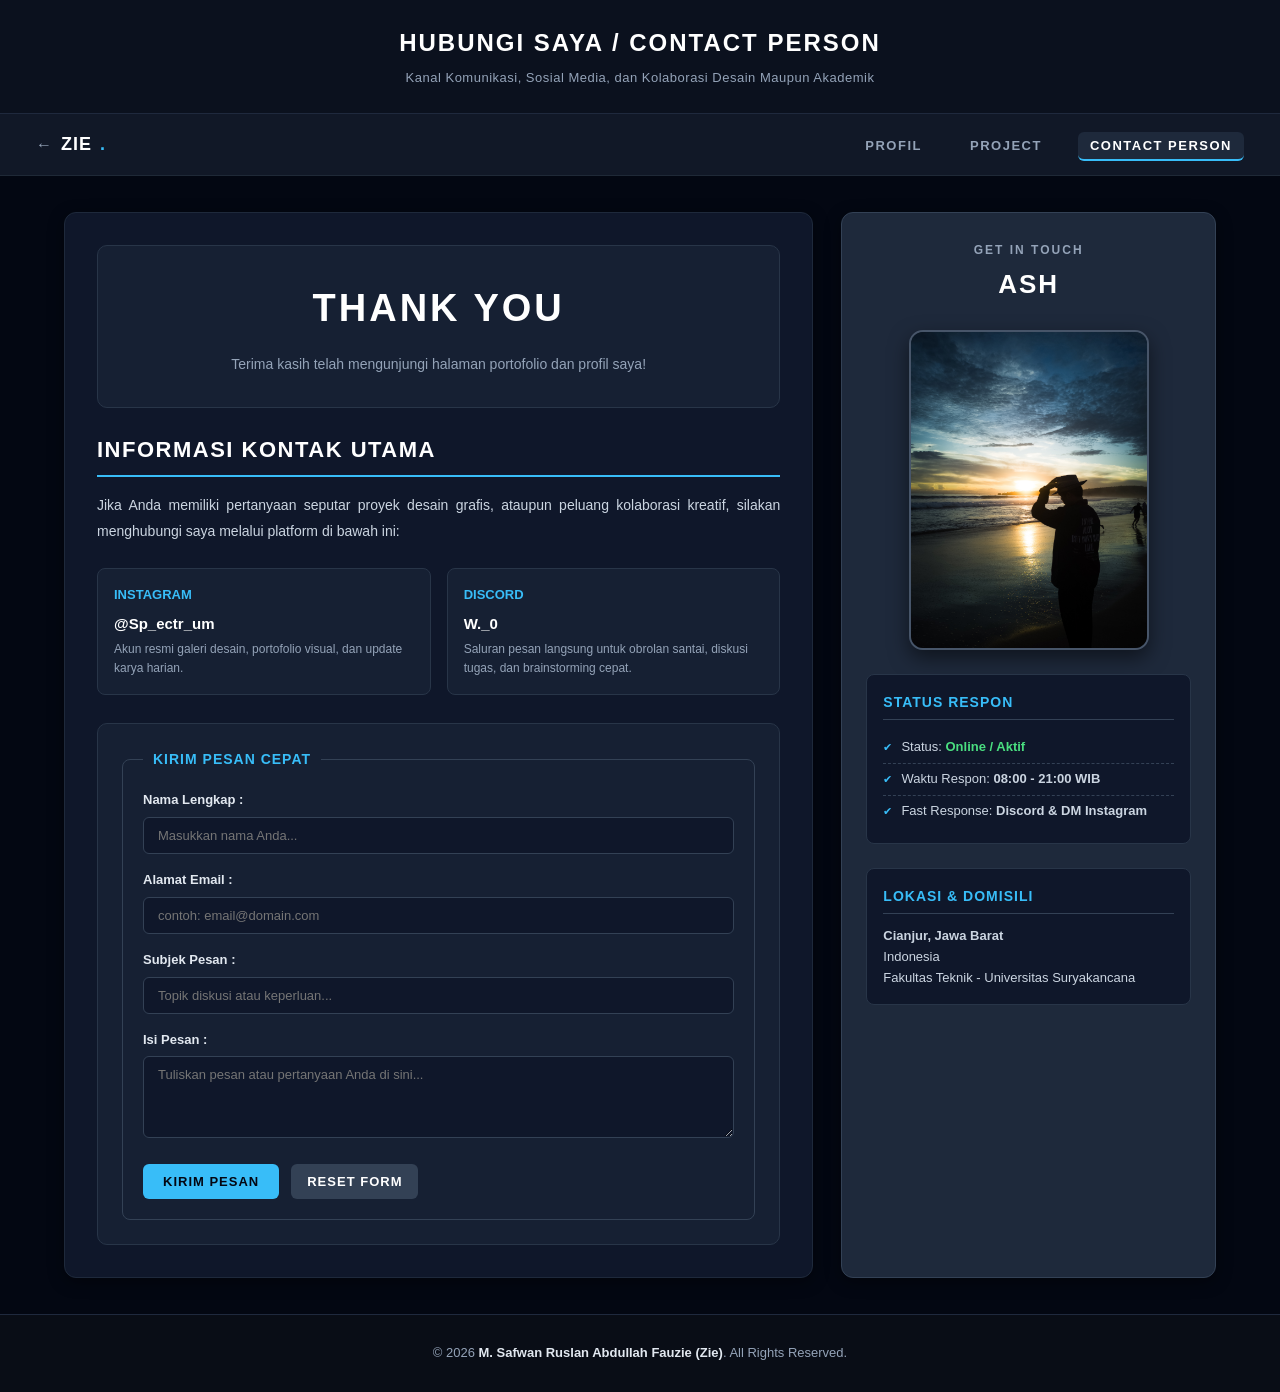
<file: Praktikum-P3/contact.html>
<!DOCTYPE html>
<html lang="id">
<head>
    <meta charset="UTF-8">
    <meta name="viewport" content="width=device-width, initial-scale=1.0">
    <title>Contact Person - M. Safwan Ruslan Abdullah Fauzie (ASH)</title>
    <link rel="stylesheet" href="style.css">
</head>
<body>

    <header>
        <h1>HUBUNGI SAYA / CONTACT PERSON</h1>
        <p class="subtitle">Kanal Komunikasi, Sosial Media, dan Kolaborasi Desain Maupun Akademik</p>
    </header>

    <nav>
        <div class="nav-logo">
            <a href="profil.html" title="Kembali ke Beranda"><span class="back-arrow">&#8592;</span> ZIE<span class="dot">.</span></a>
        </div>
        <ul class="nav-menu">
            <li><a href="profil.html">PROFIL</a></li>
            <li><a href="project.html">PROJECT</a></li>
            <li><a href="contact.html" class="active">CONTACT PERSON</a></li>
        </ul>
    </nav>

    <section>

        <article>
            <div class="thank-you-box">
                <h2>THANK YOU</h2>
                <p>Terima kasih telah mengunjungi halaman portofolio dan profil saya!</p>
            </div>

            <h2>INFORMASI KONTAK UTAMA</h2>
            <p class="about-text">
                Jika Anda memiliki pertanyaan seputar proyek desain grafis, ataupun peluang kolaborasi kreatif, silakan menghubungi saya melalui platform di bawah ini:
            </p>

            <div class="contact-channels">
                <div class="contact-card">
                    <h4>INSTAGRAM</h4>
                    <p class="contact-val">@Sp_ectr_um</p>
                    <p class="contact-desc">Akun resmi galeri desain, portofolio visual, dan update karya harian.</p>
                </div>

                <div class="contact-card">
                    <h4>DISCORD</h4>
                    <p class="contact-val">W._0</p>
                    <p class="contact-desc">Saluran pesan langsung untuk obrolan santai, diskusi tugas, dan brainstorming cepat.</p>
                </div>
            </div>

            <div class="contact-form">
                <form action="#" method="post">
                    <fieldset>
                        <legend>Kirim Pesan Cepat</legend>

                        <div class="form-group">
                            <label for="input-nama">Nama Lengkap :</label>
                            <input type="text" id="input-nama" name="nama" placeholder="Masukkan nama Anda..." required>
                        </div>

                        <div class="form-group">
                            <label for="input-email">Alamat Email :</label>
                            <input type="email" id="input-email" name="email" placeholder="contoh: email@domain.com" required>
                        </div>

                        <div class="form-group">
                            <label for="input-subjek">Subjek Pesan :</label>
                            <input type="text" id="input-subjek" name="subjek" placeholder="Topik diskusi atau keperluan..." required>
                        </div>

                        <div class="form-group">
                            <label for="input-pesan">Isi Pesan :</label>
                            <textarea id="input-pesan" name="pesan" rows="4" placeholder="Tuliskan pesan atau pertanyaan Anda di sini..." required></textarea>
                        </div>

                        <div class="form-actions">
                            <input type="submit" value="Kirim Pesan" class="btn-submit">
                            <input type="reset" value="Reset Form" class="btn-reset">
                        </div>
                    </fieldset>
                </form>
            </div>

        </article>

        <aside>
            <div class="aside-greeting">
                <p class="eyebrow">GET IN TOUCH</p>
                <h2 class="name-badge">ASH</h2>
            </div>

            <div class="photo-box">
                <img src="img/pas_foto.jpg" alt="Pas Foto M. Safwan Ruslan Abdullah Fauzie">
            </div>

            <div class="aside-block">
                <h3>STATUS RESPON</h3>
                <ul class="hobi-list">
                    <li>Status: <strong style="color: #4ade80;">Online / Aktif</strong></li>
                    <li>Waktu Respon: <strong>08:00 - 21:00 WIB</strong></li>
                    <li>Fast Response: <strong>Discord &amp; DM Instagram</strong></li>
                </ul>
            </div>

            <div class="aside-block">
                <h3>LOKASI &amp; DOMISILI</h3>
                <p style="font-size: 13px; color: #cbd5e1; line-height: 1.6;">
                    <strong>Cianjur, Jawa Barat</strong><br>
                    Indonesia<br>
                    Fakultas Teknik - Universitas Suryakancana
                </p>
            </div>
        </aside>

    </section>

    <footer>
        <p>&copy; 2026 <strong>M. Safwan Ruslan Abdullah Fauzie (Zie)</strong>. All Rights Reserved.</p>
    </footer>

</body>
</html>
</file>
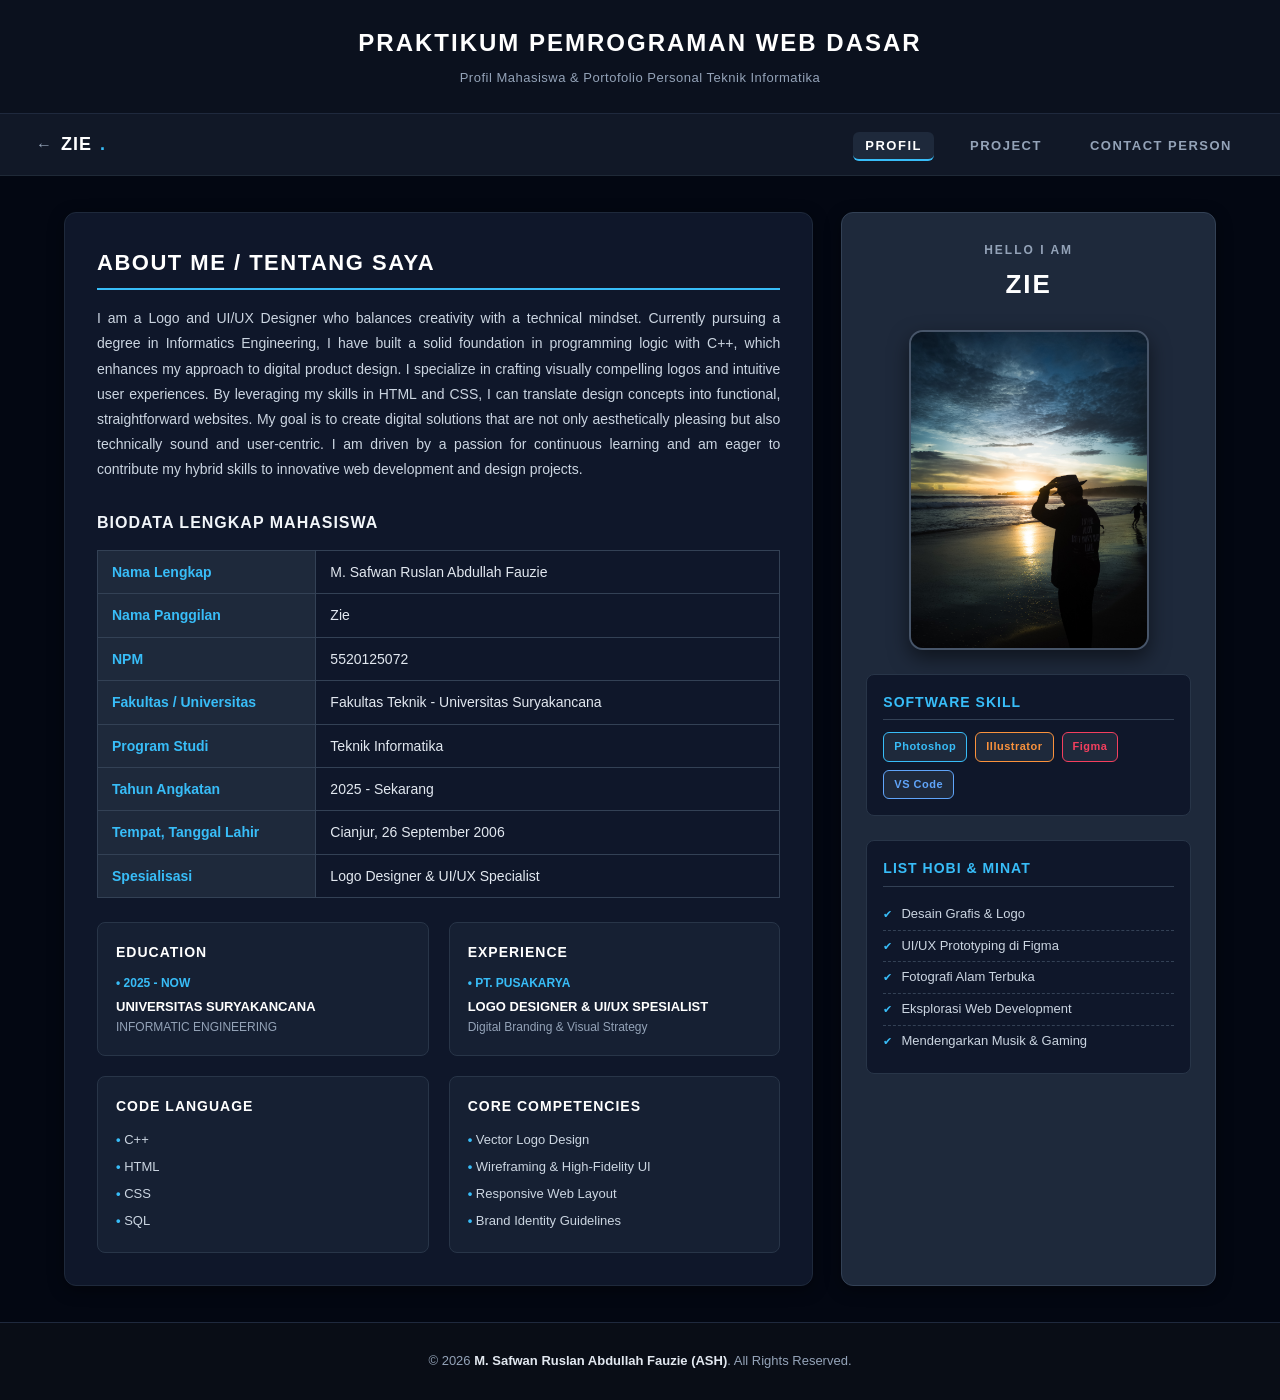
<file: Praktikum-P3/profil.html>
<!DOCTYPE html>
<html lang="id">

<head>
    <meta charset="UTF-8">
    <meta name="viewport" content="width=device-width, initial-scale=1.0">
    <title>Profil - M. Safwan Ruslan Abdullah Fauzie (ASH)</title>
    <link rel="stylesheet" href="style.css">
</head>

<body>

    <header>
        <h1>PRAKTIKUM PEMROGRAMAN WEB DASAR</h1>
        <p class="subtitle">Profil Mahasiswa & Portofolio Personal Teknik Informatika</p>
    </header>

    
    <nav>
        <div class="nav-logo">
            <a href="profil.html" title="Kembali ke Beranda"><span class="back-arrow">&#8592;</span> ZIE<span class="dot">.</span></a>
        </div>
        <ul class="nav-menu">
            <li><a href="profil.html" class="active">PROFIL</a></li>
            <li><a href="project.html">PROJECT</a></li>
            <li><a href="contact.html">CONTACT PERSON</a></li>
        </ul>
    </nav>

  
    <section>

        <article>
            <h2>ABOUT ME / TENTANG SAYA</h2>
            <p class="about-text">
                I am a Logo and UI/UX Designer who balances creativity with a technical mindset. Currently pursuing a degree in Informatics Engineering, I have built a solid foundation in programming logic with C++, which enhances my approach to digital product design. I specialize in crafting visually compelling logos and intuitive user experiences. By leveraging my skills in HTML and CSS, I can translate design concepts into functional, straightforward websites. My goal is to create digital solutions that are not only aesthetically pleasing but also technically sound and user-centric. I am driven by a passion for continuous learning and am eager to contribute my hybrid skills to innovative web development and design projects.
            </p>

            <h3>BIODATA LENGKAP MAHASISWA</h3>
            <table class="biodata-table">
                <tbody>
                    <tr>
                        <th>Nama Lengkap</th>
                        <td>M. Safwan Ruslan Abdullah Fauzie</td>
                    </tr>
                    <tr>
                        <th>Nama Panggilan</th>
                        <td>Zie</td>
                    </tr>
                    <tr>
                        <th>NPM</th>
                        <td>5520125072</td>
                    </tr>
                    <tr>
                        <th>Fakultas / Universitas</th>
                        <td>Fakultas Teknik - Universitas Suryakancana</td>
                    </tr>
                    <tr>
                        <th>Program Studi</th>
                        <td>Teknik Informatika</td>
                    </tr>
                    <tr>
                        <th>Tahun Angkatan</th>
                        <td>2025 - Sekarang</td>
                    </tr>
                    <tr>
                        <th>Tempat, Tanggal Lahir</th>
                        <td>Cianjur, 26 September 2006</td>
                    </tr>
                    <tr>
                        <th>Spesialisasi</th>
                        <td>Logo Designer &amp; UI/UX Specialist</td>
                    </tr>
                </tbody>
            </table>

            <div class="info-columns">
                <div class="info-card">
                    <h4>EDUCATION</h4>
                    <p class="item-year">&#8226; 2025 - NOW</p>
                    <p class="item-title">UNIVERSITAS SURYAKANCANA</p>
                    <p class="item-sub">INFORMATIC ENGINEERING</p>
                </div>
                <div class="info-card">
                    <h4>EXPERIENCE</h4>
                    <p class="item-year">&#8226; PT. PUSAKARYA</p>
                    <p class="item-title">LOGO DESIGNER &amp; UI/UX SPESIALIST</p>
                    <p class="item-sub">Digital Branding &amp; Visual Strategy</p>
                </div>
            </div>

            <div class="info-columns">
                <div class="info-card">
                    <h4>CODE LANGUAGE</h4>
                    <ul class="code-list">
                        <li>C++</li>
                        <li>HTML</li>
                        <li>CSS</li>
                        <li>SQL</li>
                    </ul>
                </div>
                <div class="info-card">
                    <h4>CORE COMPETENCIES</h4>
                    <ul class="code-list">
                        <li>Vector Logo Design</li>
                        <li>Wireframing &amp; High-Fidelity UI</li>
                        <li>Responsive Web Layout</li>
                        <li>Brand Identity Guidelines</li>
                    </ul>
                </div>
            </div>
        </article>

        <aside>
            <div class="aside-greeting">
                <p class="eyebrow">HELLO I AM</p>
                <h2 class="name-badge">Zie</h2>
            </div>

            <div class="photo-box">
                <img src="img/pas_foto.jpg" alt="Pas Foto M. Safwan Ruslan Abdullah Fauzie">
            </div>
            <div class="aside-block">
                <h3>SOFTWARE SKILL</h3>
                <div class="skills-badge-group">
                    <span class="skill-badge ps" title="Adobe Photoshop">Photoshop</span>
                    <span class="skill-badge ai" title="Adobe Illustrator">Illustrator</span>
                    <span class="skill-badge fg" title="Figma">Figma</span>
                    <span class="skill-badge vs" title="Visual Studio Code">VS Code</span>
                </div>
            </div>

            <div class="aside-block">
                <h3>LIST HOBI &amp; MINAT</h3>
                <ul class="hobi-list">
                    <li>Desain Grafis &amp; Logo</li>
                    <li>UI/UX Prototyping di Figma</li>
                    <li>Fotografi Alam Terbuka</li>
                    <li>Eksplorasi Web Development</li>
                    <li>Mendengarkan Musik &amp; Gaming</li>
                </ul>
            </div>
        </aside>

    </section>

    <footer>
        <p>&copy; 2026 <strong>M. Safwan Ruslan Abdullah Fauzie (ASH)</strong>. All Rights Reserved.</p>
    </footer>

</body>
</html>
</file>
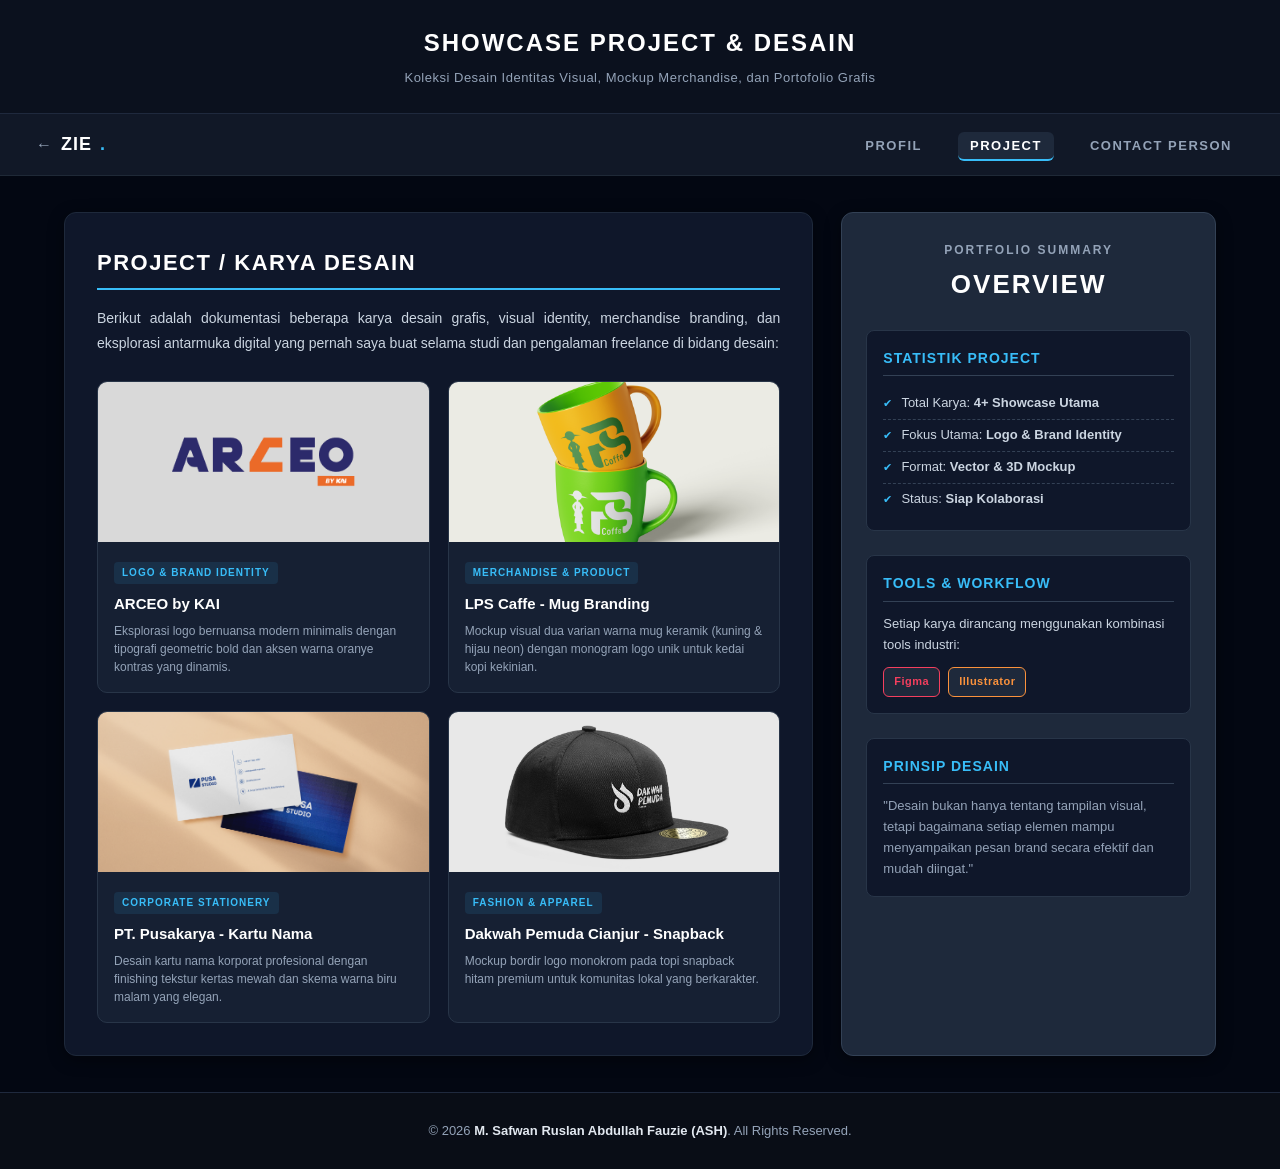
<file: Praktikum-P3/project.html>
<!DOCTYPE html>
<html lang="id">

<head>
    <meta charset="UTF-8">
    <meta name="viewport" content="width=device-width, initial-scale=1.0">
    <title>Project - M. Safwan Ruslan Abdullah Fauzie (ASH)</title>
    <link rel="stylesheet" href="style.css">
</head>

<body>

    <header>
        <h1>SHOWCASE PROJECT &amp; DESAIN</h1>
        <p class="subtitle">Koleksi Desain Identitas Visual, Mockup Merchandise, dan Portofolio Grafis</p>
    </header>

    <nav>
        <div class="nav-logo">
            <a href="profil.html" title="Kembali ke Beranda"><span class="back-arrow">&#8592;</span> ZIE<span
                    class="dot">.</span></a>
        </div>
        <ul class="nav-menu">
            <li><a href="profil.html">PROFIL</a></li>
            <li><a href="project.html" class="active">PROJECT</a></li>
            <li><a href="contact.html">CONTACT PERSON</a></li>
        </ul>
    </nav>

    <section>

        <article>
            <h2>PROJECT / KARYA DESAIN</h2>
            <p class="about-text">
                Berikut adalah dokumentasi beberapa karya desain grafis, visual identity, merchandise branding, dan
                eksplorasi antarmuka digital yang pernah saya buat selama studi dan pengalaman freelance di bidang
                desain:
            </p>

            <div class="project-grid">

                <div class="project-card">
                    <div class="project-card-image">
                        <img src="img/project_arceo.png" alt="ARCEO Logo Identity">
                    </div>
                    <div class="project-card-body">
                        <span class="project-card-tag">Logo &amp; Brand Identity</span>
                        <h4>ARCEO by KAI</h4>
                        <p>Eksplorasi logo bernuansa modern minimalis dengan tipografi geometric bold dan aksen warna
                            oranye kontras yang dinamis.</p>
                    </div>
                </div>

                <div class="project-card">
                    <div class="project-card-image">
                        <img src="img/project_mug.png" alt="">
                    </div>
                    <div class="project-card-body">
                        <span class="project-card-tag">Merchandise &amp; Product</span>
                        <h4>LPS Caffe - Mug Branding</h4>
                        <p>Mockup visual dua varian warna mug keramik (kuning &amp; hijau neon) dengan monogram logo
                            unik untuk kedai kopi kekinian.</p>
                    </div>
                </div>

                <div class="project-card">
                    <div class="project-card-image">
                        <img src="img/project_card.png" alt="">
                    </div>
                    <div class="project-card-body">
                        <span class="project-card-tag">Corporate Stationery</span>
                        <h4>PT. Pusakarya - Kartu Nama</h4>
                        <p>Desain kartu nama korporat profesional dengan finishing tekstur kertas mewah dan skema warna
                            biru malam yang elegan.</p>
                    </div>
                </div>

                <div class="project-card">
                    <div class="project-card-image">
                        <img src="img/project_cap.jpg" alt="">
                    </div>
                    <div class="project-card-body">
                        <span class="project-card-tag">Fashion &amp; Apparel</span>
                        <h4>Dakwah Pemuda Cianjur - Snapback</h4>
                        <p>Mockup bordir logo monokrom pada topi snapback hitam premium untuk komunitas
                            lokal yang berkarakter.</p>
                    </div>
                </div>

            </div>
        </article>

        <aside>
            <div class="aside-greeting">
                <p class="eyebrow">PORTFOLIO SUMMARY</p>
                <h2 class="name-badge">OVERVIEW</h2>
            </div>

            <div class="aside-block">
                <h3>STATISTIK PROJECT</h3>
                <ul class="hobi-list">
                    <li>Total Karya: <strong>4+ Showcase Utama</strong></li>
                    <li>Fokus Utama: <strong>Logo &amp; Brand Identity</strong></li>
                    <li>Format: <strong>Vector &amp; 3D Mockup</strong></li>
                    <li>Status: <strong>Siap Kolaborasi</strong></li>
                </ul>
            </div>

            <div class="aside-block">
                <h3>TOOLS &amp; WORKFLOW</h3>
                <p style="font-size: 13px; color: #cbd5e1; margin-bottom: 12px;">
                    Setiap karya dirancang menggunakan kombinasi tools industri:
                </p>
                <div class="skills-badge-group">
                    <span class="skill-badge fg">Figma</span>
                    <span class="skill-badge ai">Illustrator</span>
                </div>
            </div>

            <div class="aside-block">
                <h3>PRINSIP DESAIN</h3>
                <p style="font-size: 13px; color: #94a3b8; line-height: 1.6;">
                    "Desain bukan hanya tentang tampilan visual, tetapi bagaimana setiap elemen mampu menyampaikan pesan
                    brand secara efektif dan mudah diingat."
                </p>
            </div>
        </aside>

    </section>

    <footer>
        <p>&copy; 2026 <strong>M. Safwan Ruslan Abdullah Fauzie (ASH)</strong>. All Rights Reserved.</p>
    </footer>

</body>

</html>
</file>
<file: style.css>
*
{
    box-sizing: border-box;
    margin: 0;
    padding: 0;
}

html
{
    scroll-behavior: smooth;
    scroll-padding-top: 70px;
}

body
{
    font-family: system-ui, -apple-system, BlinkMacSystemFont, "Segoe UI", Roboto, "Helvetica Neue", Arial, sans-serif;
    background-color: #080b11;
    color: #c9d1d9;
    line-height: 1.8;
}

.navbar
{
    position: sticky;
    top: 0;
    left: 0;
    width: 100%;
    z-index: 1000;
    background-color: rgba(11, 15, 23, 0.95);
    border-bottom: 1px solid #1c2436;
    backdrop-filter: blur(8px);
}

.navbar-container
{
    max-width: 1240px;
    margin: 0 auto;
    padding: 12px 24px;
    display: flex;
    align-items: center;
    justify-content: space-between;
    gap: 16px;
}

.nav-brand
{
    font-size: 0.95rem;
    font-weight: 700;
    color: #f0f6fc;
    letter-spacing: 0.5px;
    white-space: nowrap;
}

.nav-brand span
{
    color: #F7C2C9;
}

.nav-links
{
    display: flex;
    align-items: center;
    gap: 14px;
    flex-wrap: wrap;
}

.nav-links a
{
    color: #8b949e;
    text-decoration: none;
    font-size: 0.74rem;
    font-weight: 600;
    letter-spacing: 0.8px;
    text-transform: uppercase;
    transition: color 0.2s ease;
}

.nav-links a:hover
{
    color: #ffffff;
}

.scroll-badge
{
    font-family: ui-monospace, SFMono-Regular, "SF Mono", Menlo, Consolas, monospace;
    font-size: 0.8rem;
    color: #F7C2C9;
    background-color: #121824;
    border: 1px solid #222d42;
    padding: 5px 12px;
    border-radius: 4px;
    white-space: nowrap;
}

.page-wrapper
{
    max-width: 1240px;
    margin: 30px auto;
    padding: 0 24px 60px 24px;
    display: grid;
    grid-template-columns: 1fr 310px;
    gap: 28px;
    align-items: start;
}

.main-article
{
    background-color: #0f141f;
    border: 1px solid #1b2334;
    border-radius: 6px;
    padding: 36px 34px;
}

header
{
    border-bottom: 1px solid #1c2436;
    padding-bottom: 22px;
    margin-bottom: 28px;
}

.meta-info
{
    font-size: 0.85rem;
    color: #8b949e;
    margin-top: 10px;
}

h1
{
    color: #f0f6fc;
    font-size: 1.85rem;
    line-height: 1.35;
    font-weight: 700;
}

h2
{
    color: #f0f6fc;
    font-size: 1.35rem;
    margin-top: 38px;
    margin-bottom: 14px;
    border-bottom: 1px solid #1c2436;
    padding-bottom: 8px;
    font-weight: 600;
}

h3
{
    color: #F7C2C9;
    font-size: 1.1rem;
    margin-top: 24px;
    margin-bottom: 10px;
    font-weight: 600;
}

p
{
    margin-bottom: 16px;
    text-align: justify;
    font-size: 0.98rem;
    color: #b1bac4;
}

ul, ol
{
    margin-left: 24px;
    margin-bottom: 18px;
    color: #b1bac4;
}

li
{
    margin-bottom: 7px;
}

.callout-box
{
    display: flex;
    gap: 14px;
    align-items: flex-start;
    background-color: #181318;
    border-left: 3px solid #F7C2C9;
    border-radius: 0 4px 4px 0;
    padding: 16px 20px;
    margin: 24px 0;
    color: #d2c5c9;
    font-size: 0.94rem;
}

.callout-icon
{
    font-size: 1.25rem;
    line-height: 1.2;
}

.callout-title
{
    font-weight: 700;
    color: #F7C2C9;
    margin-right: 6px;
}

.profile-table-container
{
    background-color: #121824;
    border: 1px solid #1c2538;
    border-radius: 4px;
    padding: 18px 20px;
    margin: 22px 0;
}

.profile-table-container table
{
    width: 100%;
    border-collapse: collapse;
}

.profile-table-container td
{
    padding: 7px 10px;
    vertical-align: top;
    font-size: 0.93rem;
    border-bottom: 1px solid #182030;
}

.profile-table-container tr:last-child td
{
    border-bottom: none;
}

.profile-table-container td:first-child
{
    font-weight: 600;
    width: 32%;
    color: #F7C2C9;
}

.content-table
{
    width: 100%;
    border-collapse: collapse;
    margin: 22px 0;
    font-size: 0.93rem;
}

.content-table th, .content-table td
{
    border: 1px solid #1d273a;
    padding: 11px 13px;
    text-align: left;
}

.content-table th
{
    background-color: #141c2c;
    color: #f0f6fc;
    font-weight: 600;
}

.content-table tr:nth-child(even)
{
    background-color: #111724;
}

blockquote
{
    background-color: #131926;
    border-left: 3px solid #388bfd;
    padding: 14px 20px;
    margin: 20px 0;
    font-style: italic;
    color: #8b949e;
    border-radius: 0 4px 4px 0;
}

.sidebar-card
{
    position: sticky;
    top: 76px;
    background-color: #0f141f;
    border: 1px solid #1b2334;
    border-radius: 6px;
    padding: 22px 20px;
    font-size: 0.88rem;
}

.sidebar-title
{
    font-size: 0.98rem;
    font-weight: 700;
    color: #f0f6fc;
    margin-bottom: 16px;
    border-bottom: 1px solid #1c2436;
    padding-bottom: 10px;
}

.sidebar-item
{
    margin-bottom: 13px;
}

.sidebar-label
{
    color: #8b949e;
    font-size: 0.78rem;
    font-weight: 600;
    text-transform: uppercase;
    letter-spacing: 0.5px;
    margin-bottom: 2px;
}

.sidebar-value
{
    color: #f0f6fc;
    font-weight: 500;
}

footer
{
    margin-top: 45px;
    padding-top: 20px;
    border-top: 1px solid #1c2436;
    text-align: center;
    font-size: 0.84rem;
    color: #6e7681;
}

#btnBackToTop
{
    position: fixed;
    bottom: 24px;
    right: 24px;
    display: none;
    opacity: 0.6;
    width: 44px;
    height: 48px;
    background-color: #0b0f17;
    border: 1px solid #243046;
    border-radius: 4px;
    color: #F7C2C9;
    cursor: pointer;
    transition: opacity 0.2s ease, border-color 0.2s ease;
    z-index: 999;
    text-align: center;
    padding-top: 4px;
}

#btnBackToTop:hover
{
    opacity: 1;
    border-color: #F7C2C9;
}

.btn-arrow
{
    display: block;
    font-size: 15px;
    line-height: 1.1;
}

.btn-text
{
    display: block;
    font-size: 8.5px;
    font-weight: 700;
    letter-spacing: 1px;
    color: #8b949e;
    margin-top: 2px;
}

#btnBackToTop:hover .btn-text
{
    color: #ffffff;
}

@media (max-width: 900px)
{
    .page-wrapper
    {
        grid-template-columns: 1fr;
    }

    .sidebar-card
    {
        position: static;
        order: -1;
    }

    .nav-links
    {
        display: none;
    }
}
</file>
<file: Praktikum-P5/style.css>
body 
{
    font-family: 'Segoe UI', Tahoma, Geneva, Verdana, sans-serif;
    background-color: #f4f4f9;
    margin: 0;
    padding: 0;
    color: #333;
}

header 
{
    background-color: #2c3e50;
    color: white;
    padding: 15px 20px;
    display: flex;
    justify-content: space-between;
    align-items: center;
    position: sticky;
    top: 0;
    z-index: 100;
}

header h1 
{
    margin: 0;
    font-size: 1.5rem;
}

.search-bar 
{
    padding: 8px;
    border-radius: 4px;
    border: 1px solid #ccc;
    width: 250px;
}

.btn-keranjang-toggle 
{
    background-color: #e74c3c;
    color: white;
    border: none;
    padding: 10px 15px;
    border-radius: 4px;
    cursor: pointer;
    font-weight: bold;
}

.container 
{
    display: flex;
    padding: 20px;
    gap: 20px;
    position: relative;
}

.produk-container 
{
    flex: 1;
    display: grid;
    grid-template-columns: repeat(auto-fill, minmax(220px, 1fr));
    gap: 20px;
    align-content: start;
}

.produk-card 
{
    background: white;
    border: 1px solid #ddd;
    padding: 15px;
    border-radius: 8px;
    text-align: center;
    box-shadow: 0 2px 5px rgba(0,0,0,0.05);
    display: flex;
    flex-direction: column;
    height: 100%;
    box-sizing: border-box;
}

.produk-card h3 
{
    margin: 10px 0 5px;
    color: #2c3e50;
}

.produk-card p 
{
    margin: 5px 0;
    color: #7f8c8d;
}

.btn-tambah 
{
    background-color: #3498db;
    color: white;
    border: none;
    padding: 8px 12px;
    border-radius: 4px;
    cursor: pointer;
    width: 100%;
    margin-top: auto;
}

.btn-tambah:hover 
{
    background-color: #2980b9;
}

#panel-keranjang 
{
    width: 300px;
    background: white;
    border: 1px solid #ddd;
    border-radius: 8px;
    padding: 15px;
    box-shadow: 0 4px 10px rgba(0,0,0,0.1);
    display: none;
    height: fit-content;
    position: sticky;
    top: 80px;
}

#panel-keranjang h2 
{
    margin-top: 0;
    font-size: 1.2rem;
    border-bottom: 1px solid #eee;
    padding-bottom: 10px;
}

.list-keranjang 
{
    list-style: none;
    padding: 0;
    margin: 0 0 15px 0;
}

.item-keranjang 
{
    display: flex;
    justify-content: space-between;
    align-items: center;
    border-bottom: 1px solid #eee;
    padding: 10px 0;
    display: none;
}

.btn-hapus 
{
    background-color: #e74c3c;
    color: white;
    border: none;
    padding: 4px 8px;
    border-radius: 4px;
    cursor: pointer;
    font-size: 0.8rem;
}

.keranjang-footer 
{
    border-top: 2px solid #eee;
    padding-top: 10px;
}

.keranjang-footer p 
{
    font-weight: bold;
    margin: 5px 0;
    display: flex;
    justify-content: space-between;
}

.btn-aksi 
{
    width: 100%;
    padding: 10px;
    border: none;
    border-radius: 4px;
    cursor: pointer;
    font-weight: bold;
    margin-top: 10px;
}

.btn-kosongkan 
{
    background-color: #95a5a6;
    color: white;
}

.btn-checkout 
{
    background-color: #2ecc71;
    color: white;
}

#ringkasan-checkout 
{
    background: white;
    padding: 30px;
    border-radius: 8px;
    text-align: center;
    display: none;
    max-width: 500px;
    margin: 50px auto;
    box-shadow: 0 4px 10px rgba(0,0,0,0.1);
}
</file>
<file: Praktikum-P3/style.css>
* {
    margin: 0;
    padding: 0;
    box-sizing: border-box;
}

body {
    font-family: Arial, Helvetica, sans-serif;
    background-color: #030712;
    color: #e2e8f0;
    line-height: 1.6;
    min-height: 100vh;
    display: flex;
    flex-direction: column;
}

a {
    color: inherit;
    text-decoration: none;
    transition: color 0.2s ease, background-color 0.2s ease;
}

header {
    background-color: #0b111e;
    color: #ffffff;
    padding: 24px 32px;
    text-align: center;
    border-bottom: 1px solid #1f293d;
}

header h1 {
    font-size: 24px;
    font-weight: 800;
    letter-spacing: 2px;
    text-transform: uppercase;
    margin-bottom: 6px;
    color: #ffffff;
}

header p.subtitle {
    font-size: 13px;
    color: #94a3b8;
    letter-spacing: 0.5px;
}

nav {
    background-color: #111827;
    display: flex;
    justify-content: space-between;
    align-items: center;
    padding: 16px 36px;
    border-bottom: 1px solid #1f2937;
    position: sticky;
    top: 0;
    z-index: 100;
}

.nav-logo a {
    font-size: 18px;
    font-weight: 800;
    letter-spacing: 1px;
    color: #ffffff;
    display: inline-flex;
    align-items: center;
    gap: 8px;
}

.nav-logo a .back-arrow {
    font-size: 16px;
    color: #94a3b8;
}

.nav-logo a span.dot {
    color: #38bdf8;
}

.nav-menu {
    display: flex;
    list-style: none;
    gap: 24px;
    align-items: center;
}

.nav-menu li a {
    font-size: 13px;
    font-weight: 700;
    letter-spacing: 1.5px;
    text-transform: uppercase;
    color: #94a3b8;
    padding: 6px 12px;
    border-radius: 6px;
}

.nav-menu li a:hover {
    color: #ffffff;
    background-color: #1e293b;
}

.nav-menu li a.active {
    color: #ffffff;
    background-color: #1e293b;
    border-bottom: 2px solid #38bdf8;
}

section {
    background-color: #030712;
    display: grid;
    grid-template-columns: 2fr 1fr;
    gap: 28px;
    max-width: 1200px;
    width: 100%;
    margin: 0 auto;
    padding: 36px 24px;
    flex: 1;
}

article {
    background-color: #0f172a;
    border: 1px solid #1e293b;
    border-radius: 12px;
    padding: 32px;
    box-shadow: 0 4px 16px rgba(0, 0, 0, 0.4);
}

article h2 {
    font-size: 22px;
    font-weight: 800;
    letter-spacing: 1.5px;
    text-transform: uppercase;
    color: #ffffff;
    margin-bottom: 16px;
    padding-bottom: 8px;
    border-bottom: 2px solid #38bdf8;
}

article h3 {
    font-size: 16px;
    font-weight: 700;
    letter-spacing: 1px;
    text-transform: uppercase;
    color: #f1f5f9;
    margin-top: 28px;
    margin-bottom: 12px;
}

article p.about-text {
    font-size: 14px;
    line-height: 1.8;
    color: #cbd5e1;
    margin-bottom: 24px;
    text-align: justify;
}

.biodata-table {
    width: 100%;
    border-collapse: collapse;
    margin-top: 14px;
    margin-bottom: 24px;
    font-size: 14px;
}

.biodata-table th,
.biodata-table td {
    padding: 10px 14px;
    text-align: left;
    border: 1px solid #334155;
}

.biodata-table th {
    background-color: #1e293b;
    color: #38bdf8;
    font-weight: 700;
    width: 32%;
}

.biodata-table td {
    background-color: #0f172a;
    color: #e2e8f0;
}

.biodata-table tr:hover td {
    background-color: #162033;
}

.info-columns {
    display: grid;
    grid-template-columns: 1fr 1fr;
    gap: 20px;
    margin-top: 20px;
}

.info-card {
    background-color: #162033;
    border: 1px solid #283548;
    border-radius: 8px;
    padding: 18px;
}

.info-card h4 {
    font-size: 14px;
    font-weight: 800;
    text-transform: uppercase;
    color: #ffffff;
    margin-bottom: 10px;
    letter-spacing: 1px;
}

.info-card p.item-year {
    font-size: 12px;
    color: #38bdf8;
    font-weight: 700;
    margin-bottom: 4px;
}

.info-card p.item-title {
    font-size: 13px;
    font-weight: 700;
    color: #ffffff;
}

.info-card p.item-sub {
    font-size: 12px;
    color: #94a3b8;
}

.code-list {
    list-style: none;
    margin-top: 8px;
}

.code-list li {
    font-size: 13px;
    color: #cbd5e1;
    padding: 3px 0;
}

.code-list li::before {
    content: "• ";
    color: #38bdf8;
    font-weight: bold;
}

aside {
    background-color: #1e293b;
    border: 1px solid #334155;
    border-radius: 12px;
    padding: 28px 24px;
    box-shadow: 0 4px 16px rgba(0, 0, 0, 0.4);
    display: flex;
    flex-direction: column;
    gap: 24px;
}

.aside-greeting {
    text-align: center;
}

.aside-greeting .eyebrow {
    font-size: 12px;
    font-weight: 700;
    letter-spacing: 2px;
    text-transform: uppercase;
    color: #94a3b8;
    margin-bottom: 4px;
}

.aside-greeting .name-badge {
    font-size: 26px;
    font-weight: 900;
    letter-spacing: 2px;
    text-transform: uppercase;
    color: #ffffff;
}

.photo-box {
    text-align: center;
}

.photo-box img {
    width: 100%;
    max-width: 240px;
    height: auto;
    aspect-ratio: 3/4;
    object-fit: cover;
    border-radius: 14px;
    border: 2px solid #475569;
    box-shadow: 0 8px 20px rgba(0, 0, 0, 0.5);
    display: block;
    margin: 0 auto;
}

.aside-block {
    background-color: #0f172a;
    border: 1px solid #283548;
    border-radius: 8px;
    padding: 16px;
}

.aside-block h3 {
    font-size: 14px;
    font-weight: 800;
    letter-spacing: 1px;
    text-transform: uppercase;
    color: #38bdf8;
    margin-bottom: 12px;
    border-bottom: 1px solid #334155;
    padding-bottom: 6px;
}

.skills-badge-group {
    display: flex;
    flex-wrap: wrap;
    gap: 8px;
}

.skill-badge {
    background-color: #1e293b;
    color: #e2e8f0;
    border: 1px solid #475569;
    padding: 5px 10px;
    border-radius: 6px;
    font-size: 11px;
    font-weight: 700;
    letter-spacing: 0.5px;
}

.skill-badge.ps { border-color: #38bdf8; color: #38bdf8; }
.skill-badge.ai { border-color: #fb923c; color: #fb923c; }
.skill-badge.fg { border-color: #f43f5e; color: #f43f5e; }
.skill-badge.vs { border-color: #60a5fa; color: #60a5fa; }

.hobi-list {
    list-style: none;
    margin: 0;
    padding: 0;
}

.hobi-list li {
    font-size: 13px;
    color: #cbd5e1;
    padding: 5px 0;
    border-bottom: 1px dashed #334155;
}

.hobi-list li:last-child {
    border-bottom: none;
}

.hobi-list li::before {
    content: "✔ ";
    color: #38bdf8;
    font-size: 11px;
    margin-right: 6px;
}

.project-grid {
    display: grid;
    grid-template-columns: repeat(2, 1fr);
    gap: 18px;
    margin-top: 16px;
}

.project-card {
    background-color: #162033;
    border: 1px solid #283548;
    border-radius: 10px;
    overflow: hidden;
    transition: transform 0.2s ease, border-color 0.2s ease;
}

.project-card:hover {
    transform: translateY(-3px);
    border-color: #38bdf8;
}

.project-card-image {
    width: 100%;
    height: 160px;
    background-color: #0b0f19;
    overflow: hidden;
    display: flex;
    align-items: center;
    justify-content: center;
}

.project-card-image img {
    width: 100%;
    height: 100%;
    object-fit: cover;
    display: block;
}

.project-card-body {
    padding: 16px;
}

.project-card-tag {
    display: inline-block;
    font-size: 10px;
    font-weight: 800;
    letter-spacing: 1px;
    text-transform: uppercase;
    color: #38bdf8;
    background-color: rgba(56, 189, 248, 0.1);
    padding: 3px 8px;
    border-radius: 4px;
    margin-bottom: 8px;
}

.project-card-body h4 {
    font-size: 15px;
    font-weight: 700;
    color: #ffffff;
    margin-bottom: 6px;
}

.project-card-body p {
    font-size: 12px;
    color: #94a3b8;
    line-height: 1.5;
}

.thank-you-box {
    text-align: center;
    padding: 32px 16px;
    background-color: #162033;
    border: 1px solid #283548;
    border-radius: 10px;
    margin-bottom: 24px;
}

.thank-you-box h2 {
    font-size: 38px;
    font-weight: 900;
    letter-spacing: 3px;
    color: #ffffff;
    border-bottom: none;
    margin-bottom: 6px;
}

.thank-you-box p {
    font-size: 14px;
    color: #94a3b8;
}

.contact-channels {
    display: grid;
    grid-template-columns: repeat(2, 1fr);
    gap: 16px;
    margin-bottom: 28px;
}

.contact-card {
    background-color: #162033;
    border: 1px solid #283548;
    border-radius: 8px;
    padding: 16px;
}

.contact-card h4 {
    font-size: 13px;
    font-weight: 800;
    text-transform: uppercase;
    color: #38bdf8;
    margin-bottom: 6px;
}

.contact-card .contact-val {
    font-size: 15px;
    font-weight: 700;
    color: #ffffff;
    margin-bottom: 4px;
}

.contact-card .contact-desc {
    font-size: 12px;
    color: #94a3b8;
}

.contact-form {
    background-color: #162033;
    border: 1px solid #283548;
    border-radius: 10px;
    padding: 24px;
}

.contact-form fieldset {
    border: 1px solid #334155;
    border-radius: 8px;
    padding: 20px;
}

.contact-form legend {
    font-size: 14px;
    font-weight: 700;
    color: #38bdf8;
    padding: 0 10px;
    text-transform: uppercase;
    letter-spacing: 1px;
}

.form-group {
    margin-bottom: 16px;
}

.form-group label {
    display: block;
    font-size: 13px;
    font-weight: 700;
    color: #e2e8f0;
    margin-bottom: 6px;
}

.form-group input[type="text"],
.form-group input[type="email"],
.form-group textarea {
    width: 100%;
    padding: 10px 14px;
    background-color: #0f172a;
    border: 1px solid #334155;
    border-radius: 6px;
    color: #ffffff;
    font-family: Arial, sans-serif;
    font-size: 13px;
    outline: none;
}

.form-group input:focus,
.form-group textarea:focus {
    border-color: #38bdf8;
}

.form-actions {
    display: flex;
    gap: 12px;
    margin-top: 18px;
}

.btn-submit {
    background-color: #38bdf8;
    color: #030712;
    font-weight: 800;
    font-size: 13px;
    letter-spacing: 1px;
    text-transform: uppercase;
    border: none;
    border-radius: 6px;
    padding: 10px 20px;
    cursor: pointer;
}

.btn-submit:hover {
    background-color: #7dd3fc;
}

.btn-reset {
    background-color: #334155;
    color: #ffffff;
    font-weight: 700;
    font-size: 13px;
    letter-spacing: 1px;
    text-transform: uppercase;
    border: none;
    border-radius: 6px;
    padding: 10px 16px;
    cursor: pointer;
}

.btn-reset:hover {
    background-color: #475569;
}

footer {
    background-color: #090d16;
    color: #94a3b8;
    padding: 24px;
    text-align: center;
    border-top: 1px solid #1f293d;
    font-size: 13px;
    margin-top: auto;
}

footer p {
    margin: 4px 0;
}

footer strong {
    color: #e2e8f0;
}

@media (max-width: 820px) {
    section {
        grid-template-columns: 1fr;
    }

    nav {
        flex-direction: column;
        gap: 12px;
        text-align: center;
    }

    .info-columns,
    .project-grid,
    .contact-channels {
        grid-template-columns: 1fr;
    }
}
</file>
